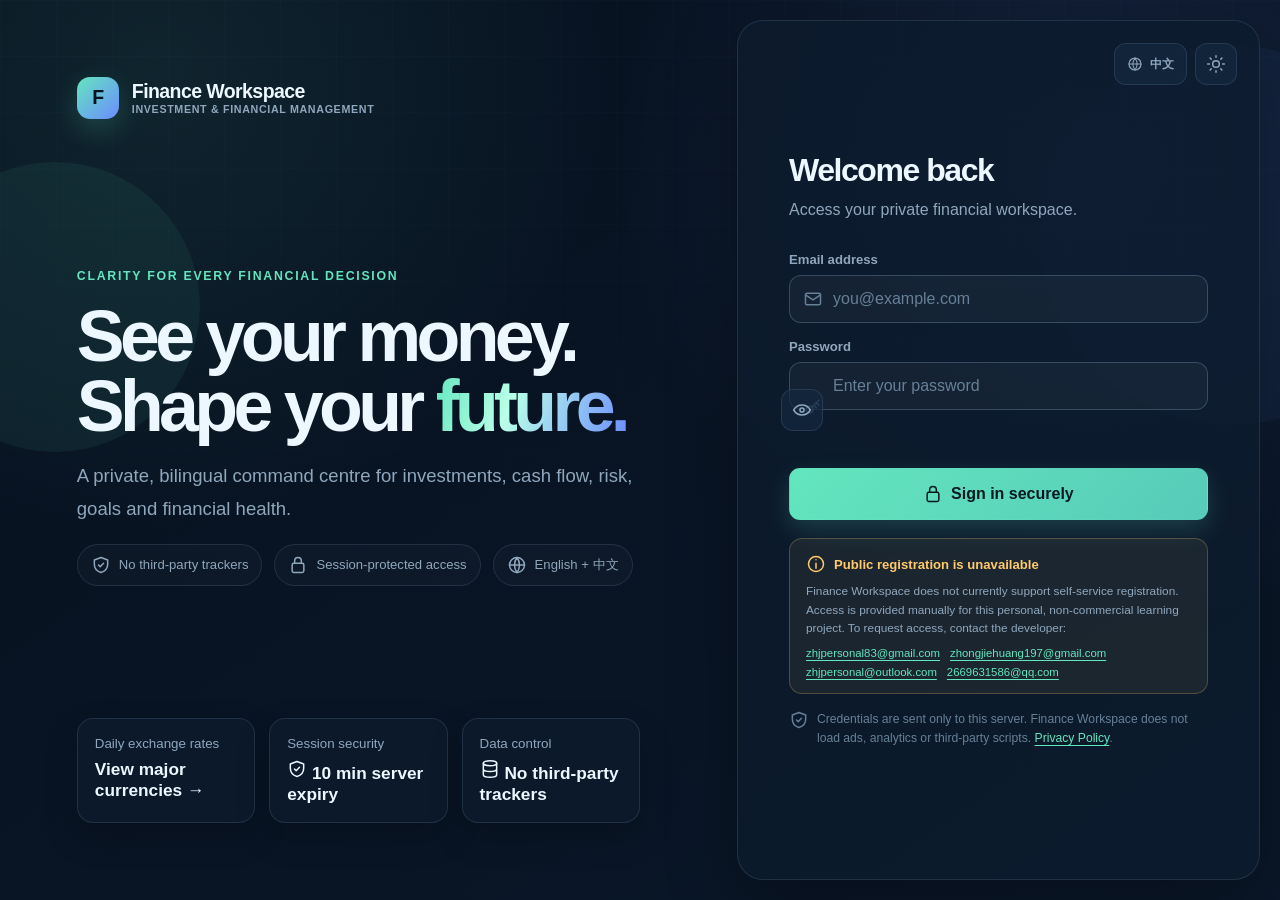
<file: src/main/JavaWeb/WebAPP/index.html>
<!doctype html>
<html lang="en" data-theme="dark">
<head>
  <meta charset="utf-8">
  <meta name="viewport" content="width=device-width, initial-scale=1, viewport-fit=cover">
  <meta name="theme-color" content="#07111f">
  <meta name="color-scheme" content="dark light">
  <meta name="description" content="Finance Workspace is a private, bilingual investment and financial management workspace.">
  <meta name="referrer" content="strict-origin-when-cross-origin">
  <meta http-equiv="Content-Security-Policy" content="default-src 'self'; script-src 'self'; style-src 'self' 'unsafe-inline'; img-src 'self' data:; connect-src 'self'; font-src 'self'; object-src 'none'; base-uri 'self'; form-action 'self'">
  <title>Finance Workspace — Investment & Financial Management</title>
  <link rel="icon" href="assets/icons/favicon.svg" type="image/svg+xml">
  <link rel="manifest" href="manifest.webmanifest">
  <link rel="stylesheet" href="assets/css/app.css">
  <script src="assets/js/app.js" defer></script>
</head>
<body>
  <a class="skip-link" href="#mainContent">Skip to content</a>
  <div id="ambient" aria-hidden="true">
    <span class="orb orb-one"></span><span class="orb orb-two"></span><span class="grid-glow"></span>
  </div>
  <div id="app" aria-live="polite"></div>
  <div id="toastRegion" class="toast-region" aria-live="assertive" aria-atomic="true"></div>
  <div id="modalRoot"></div>
  <noscript>
    <main class="noscript"><h1>Finance Workspace requires JavaScript</h1><p>Please enable JavaScript to use the financial dashboard.</p></main>
  </noscript>
</body>
</html>
</file>
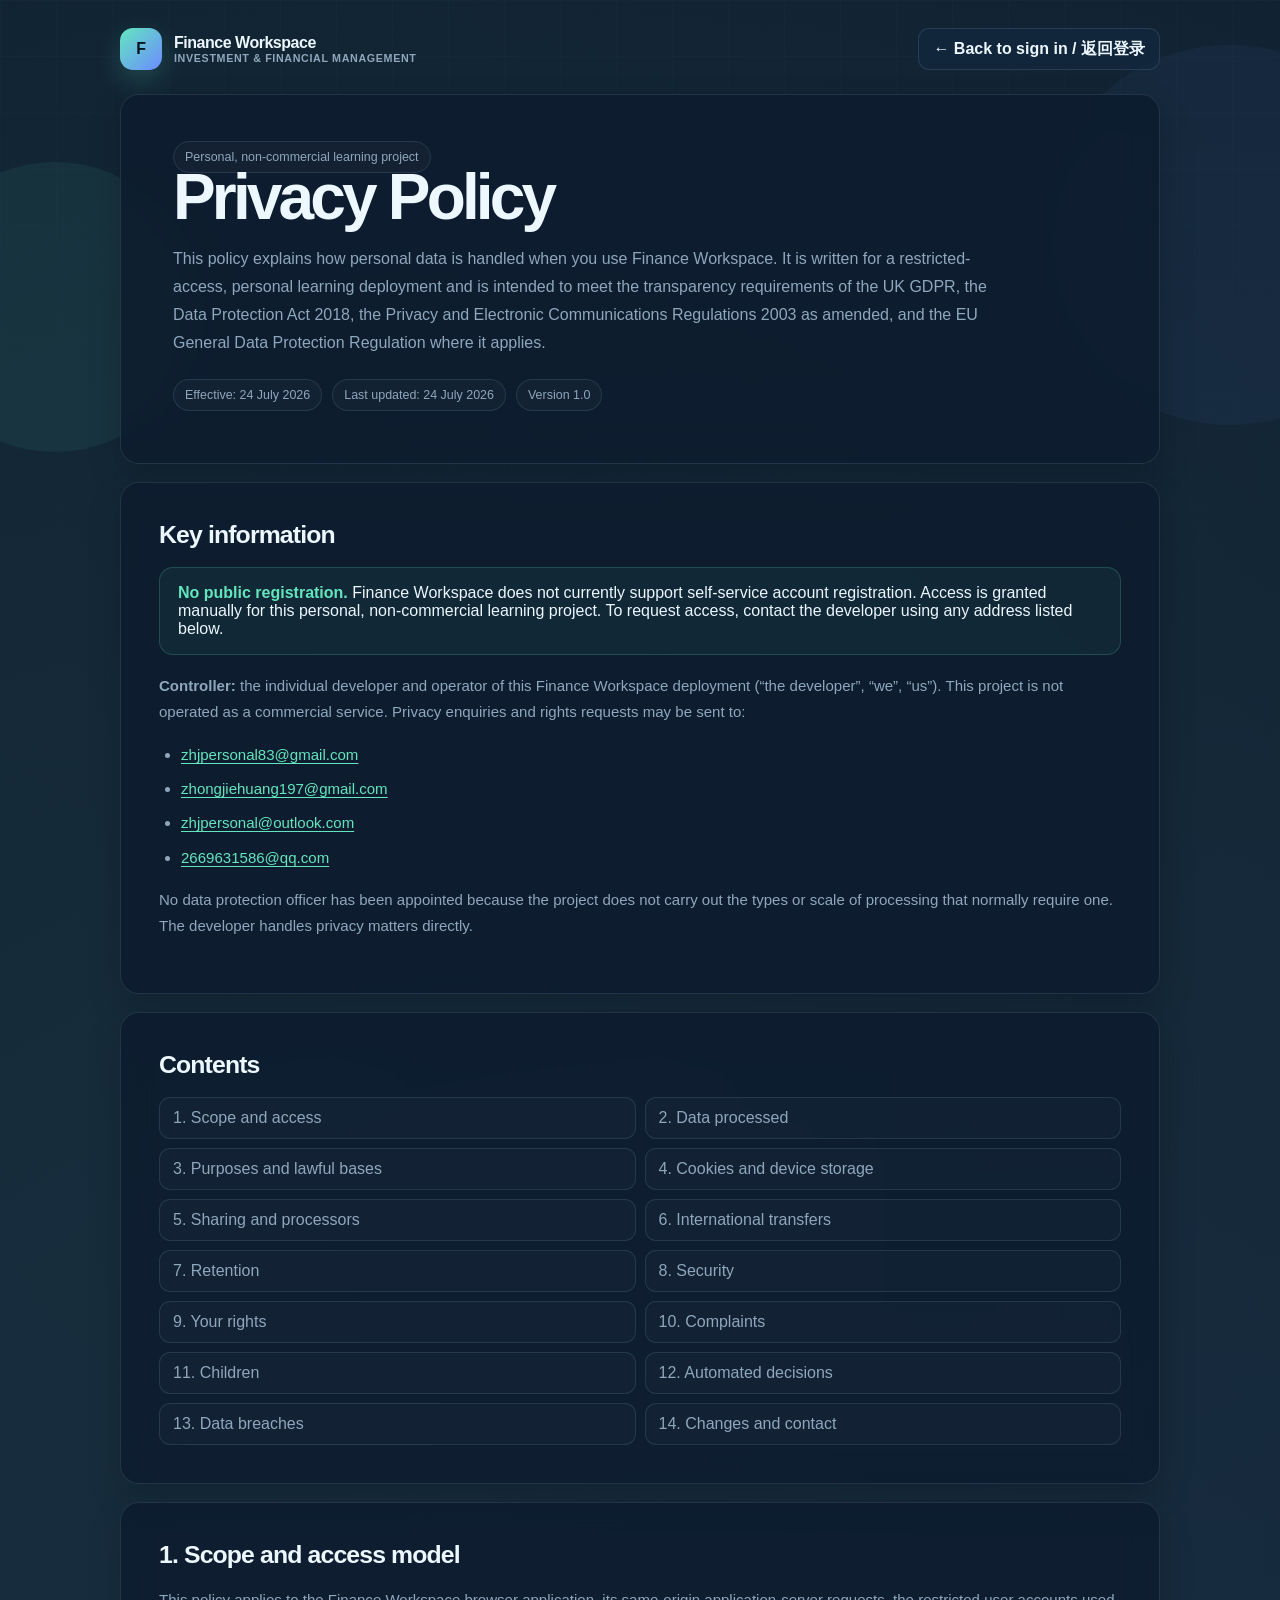
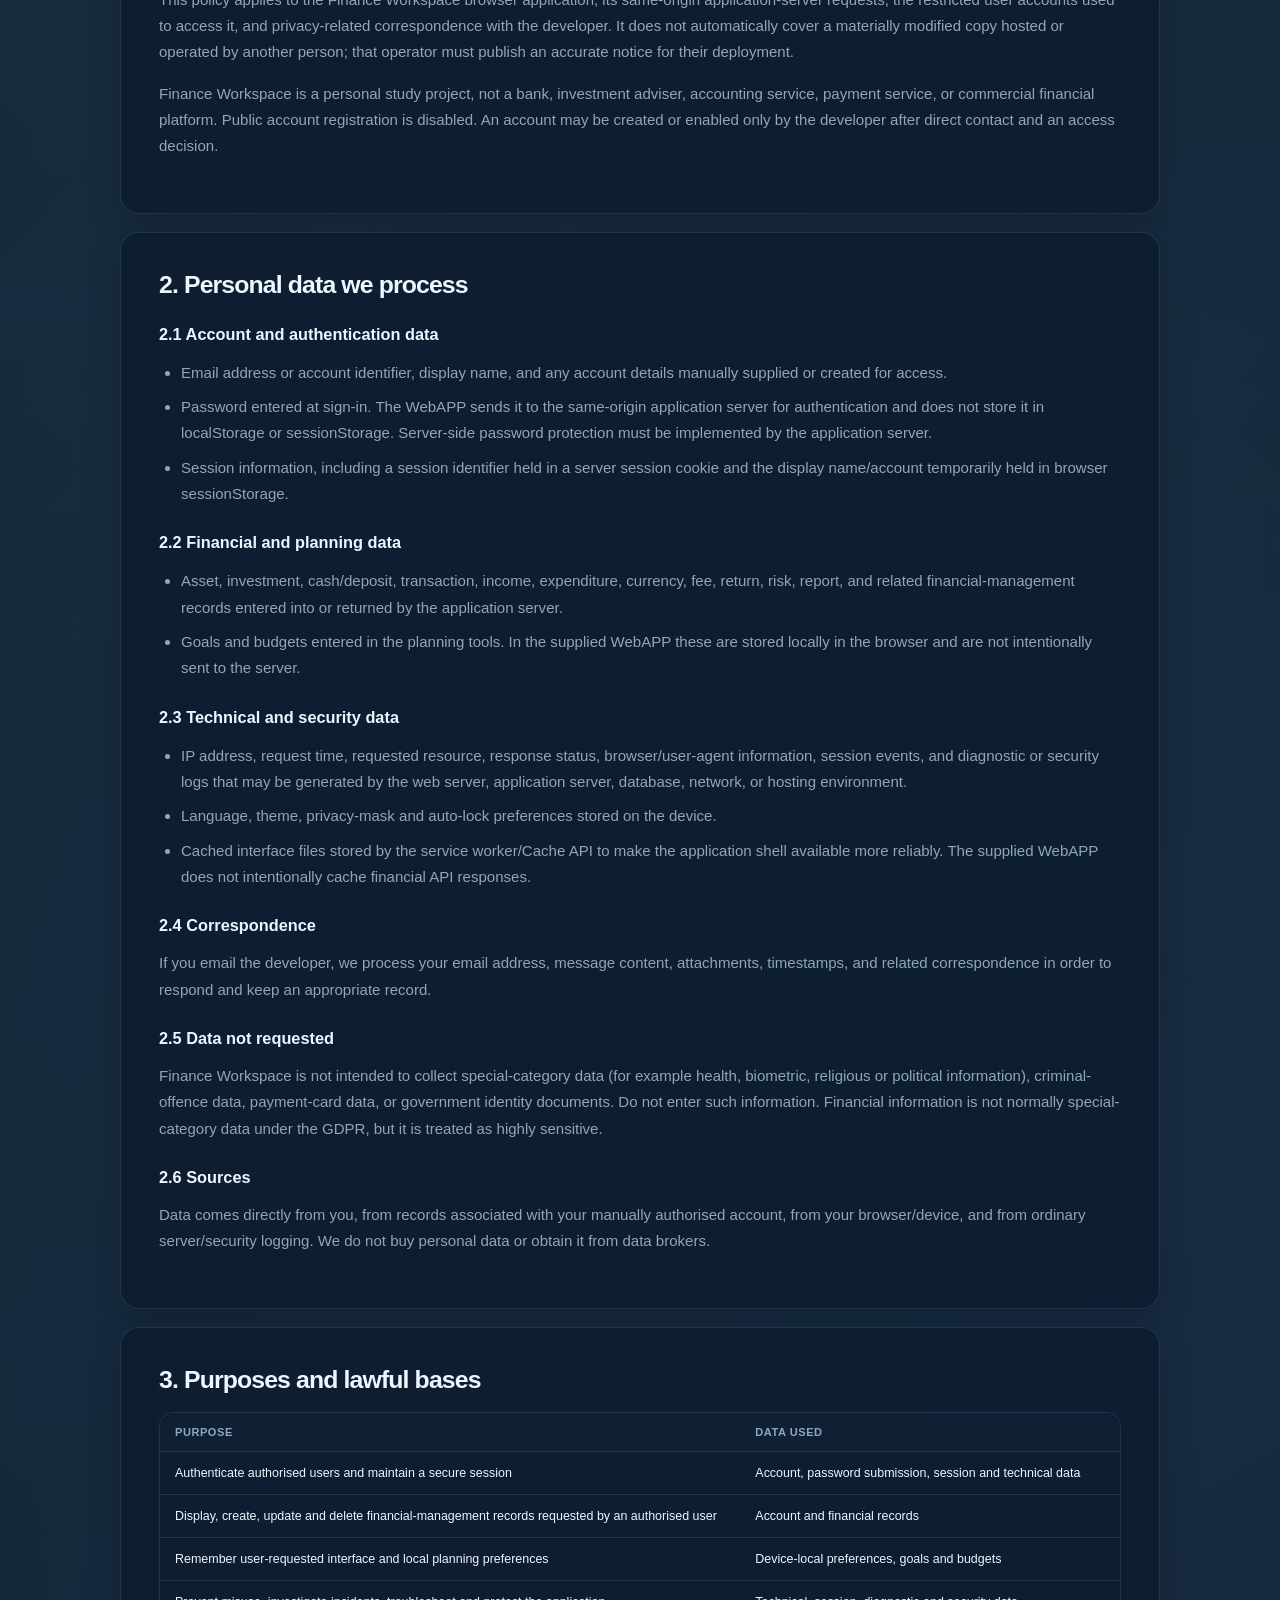
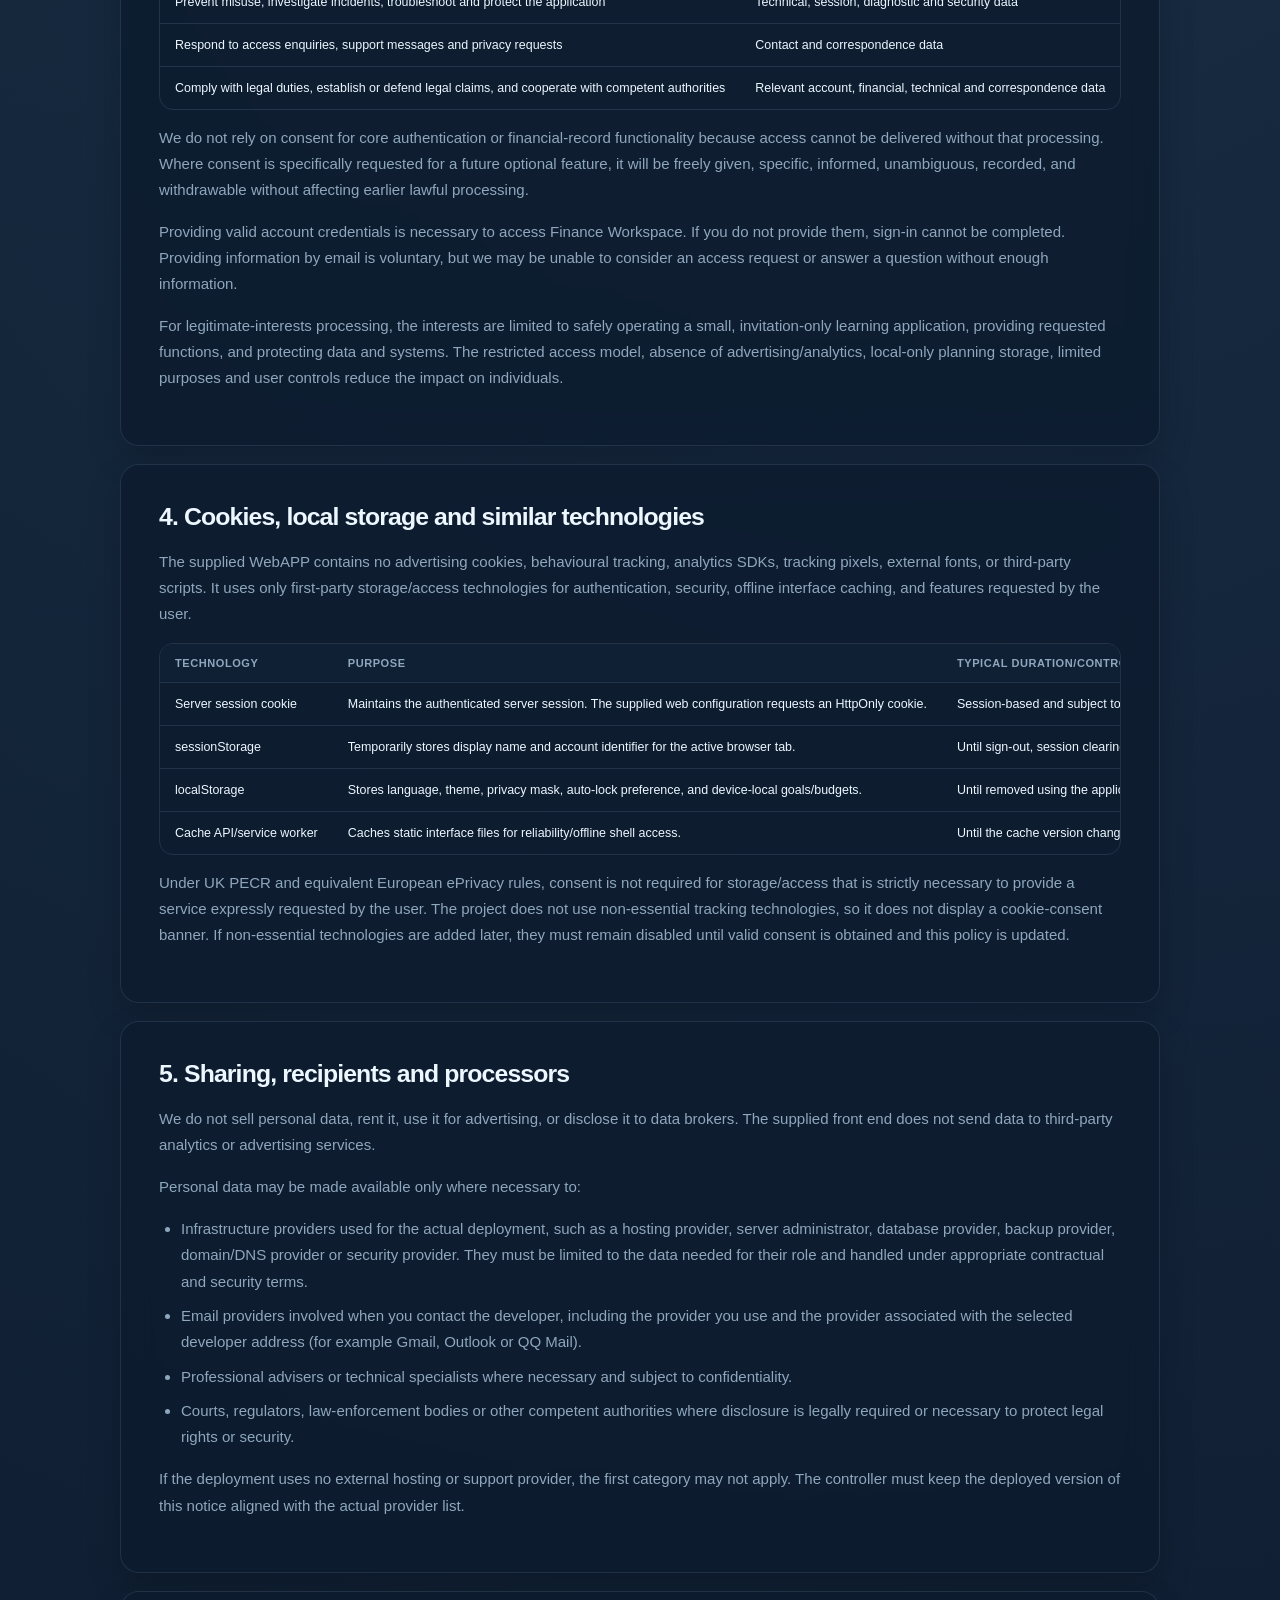
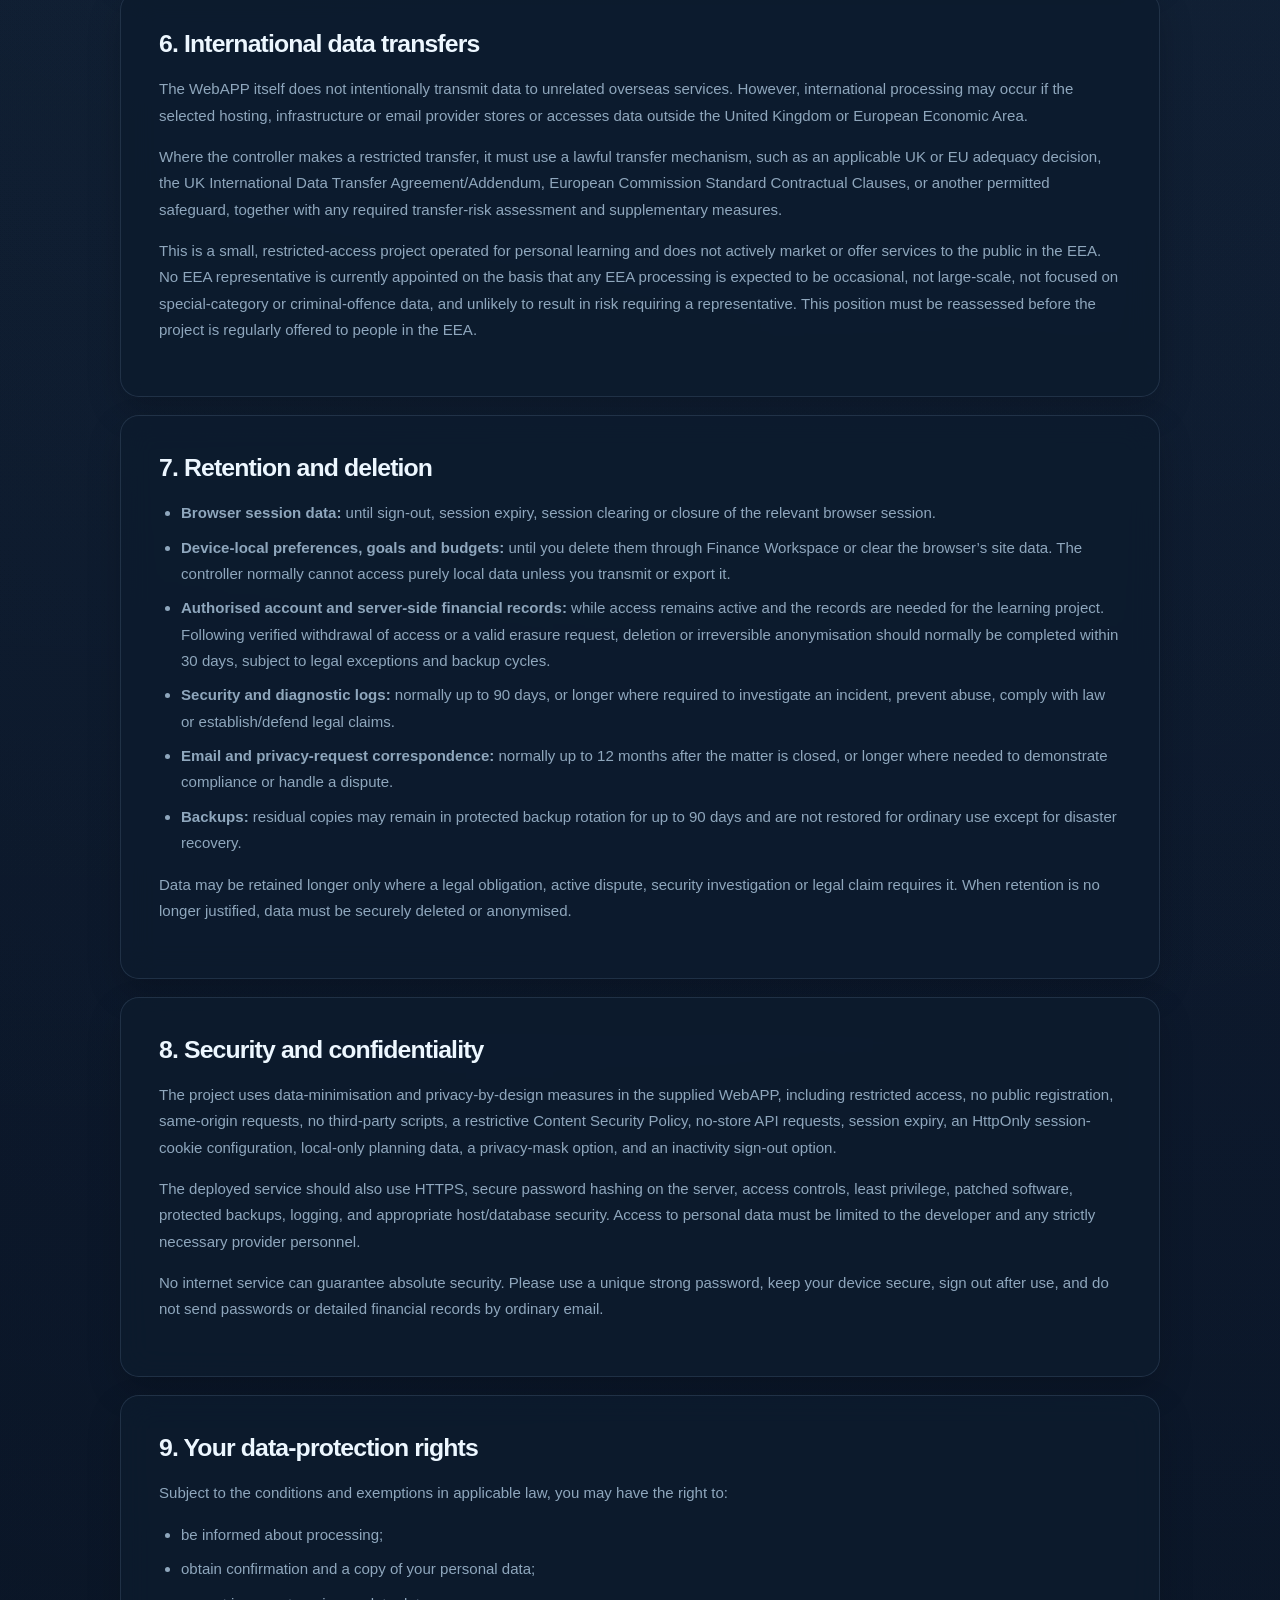
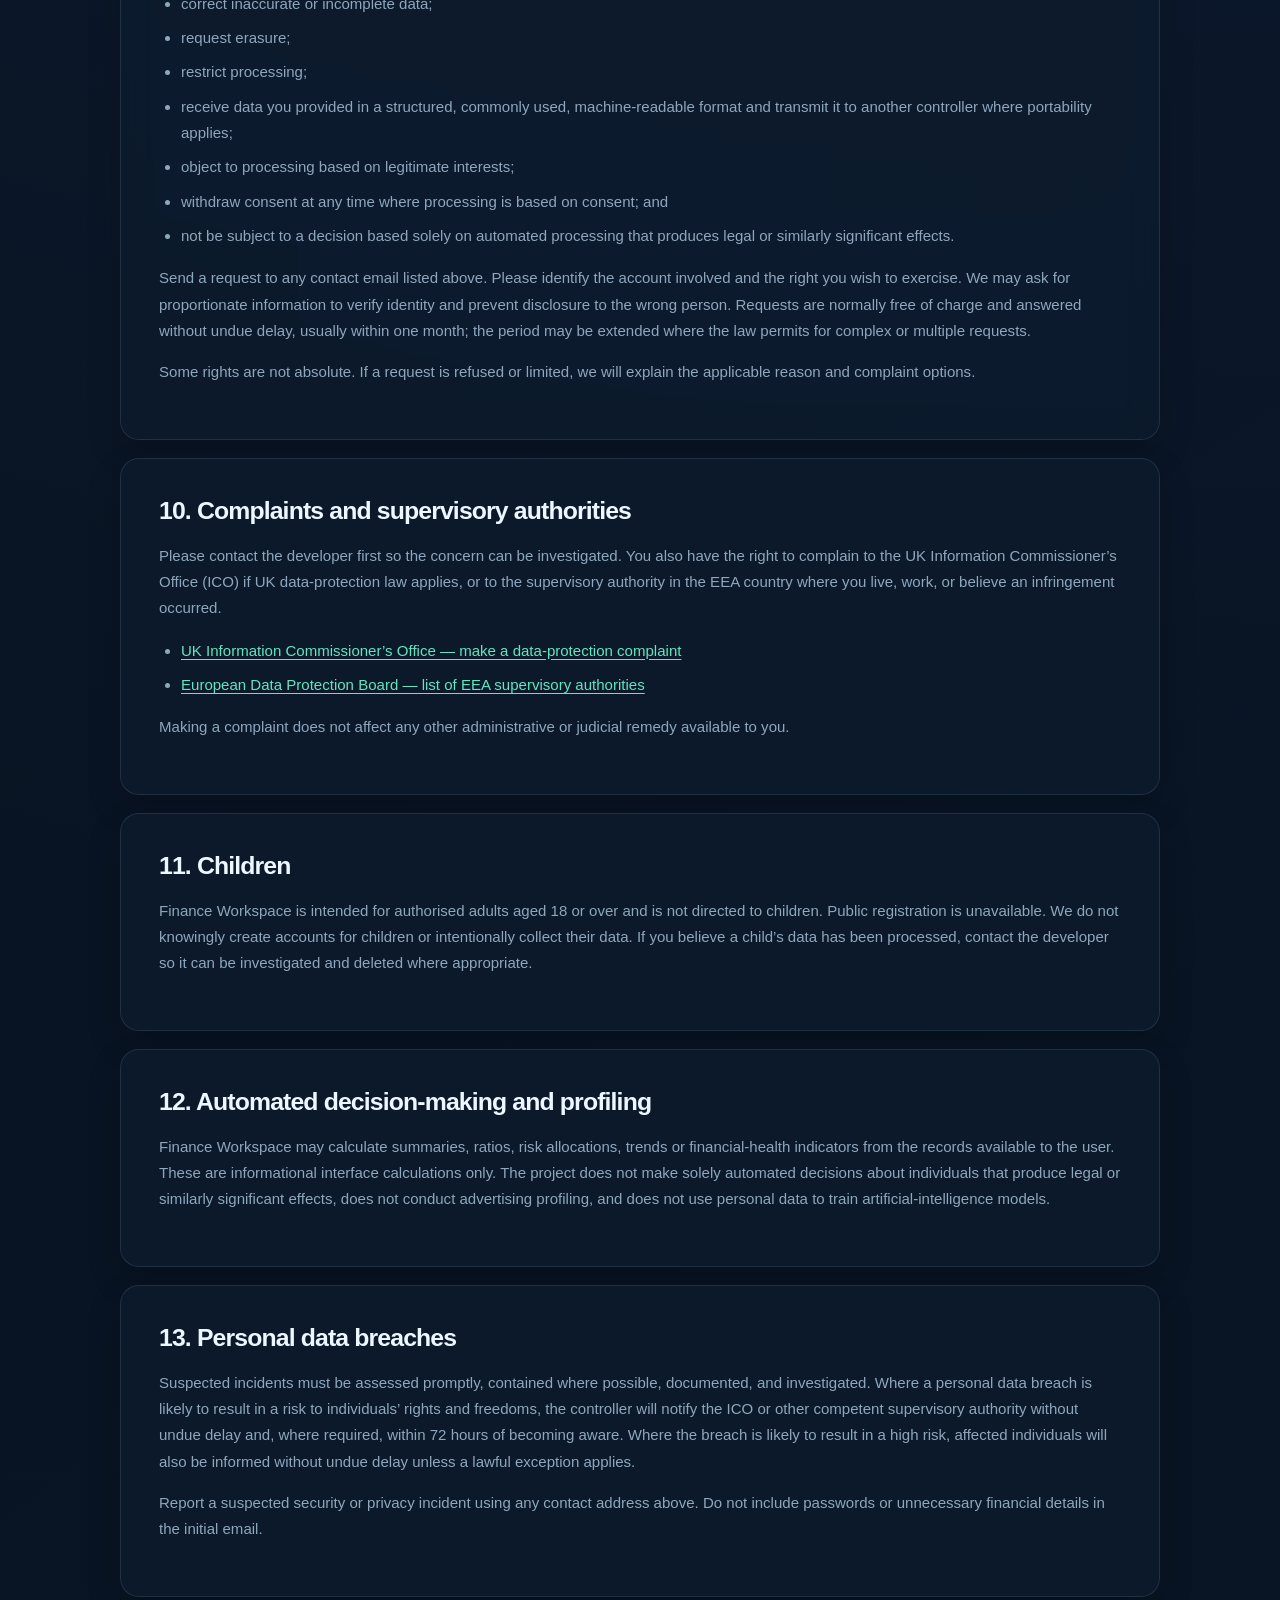
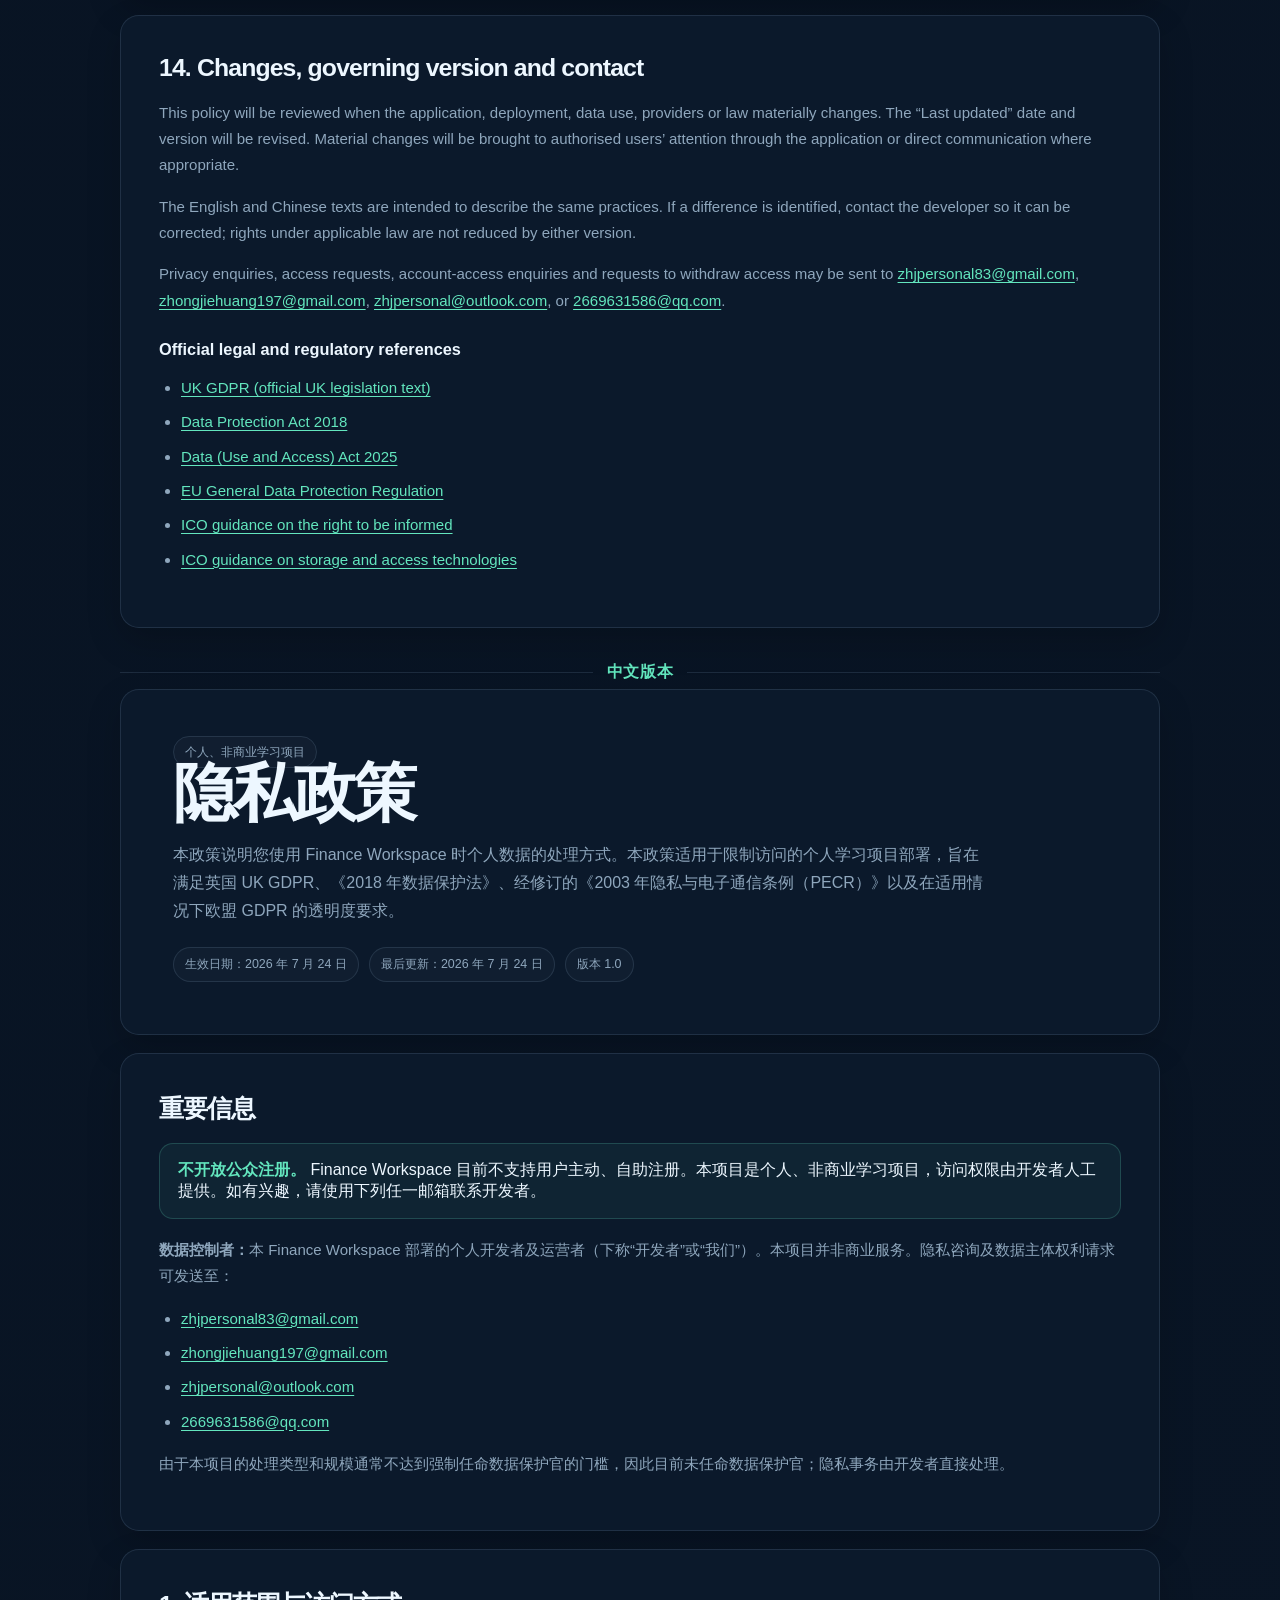
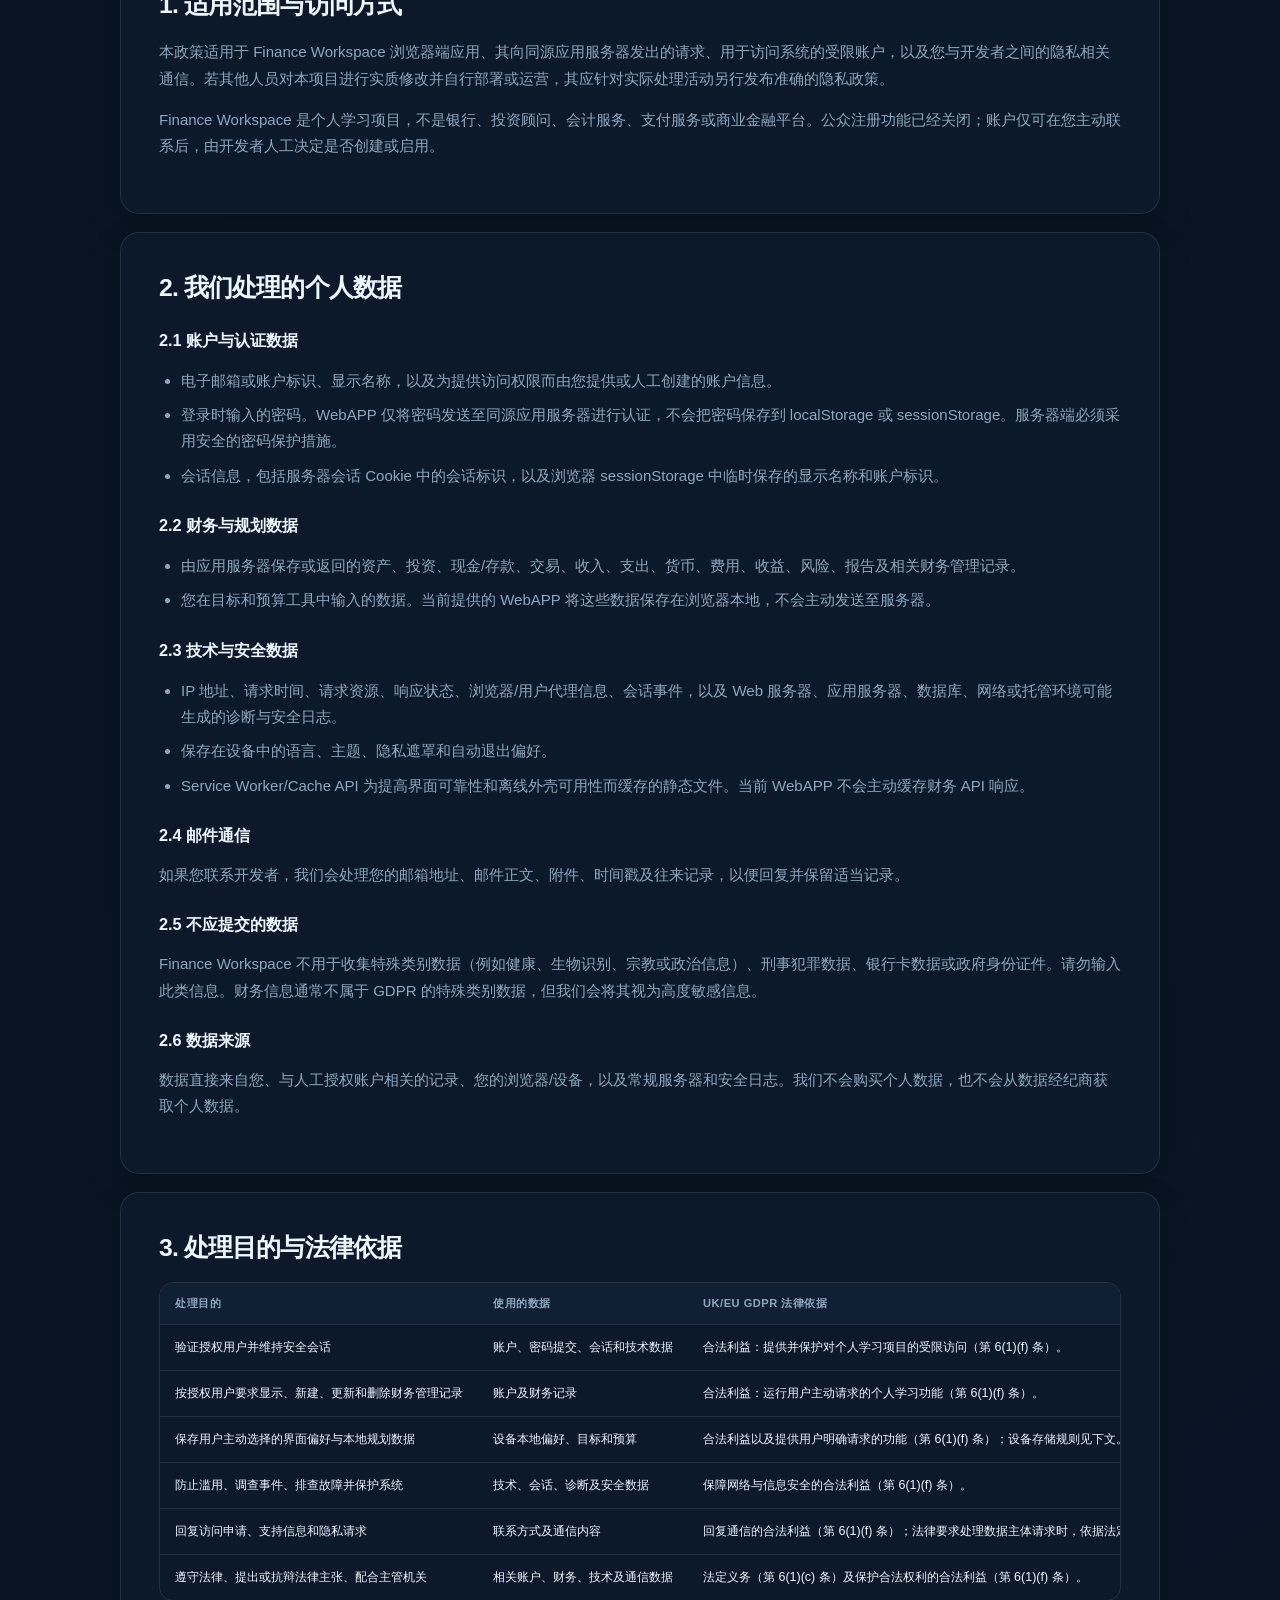
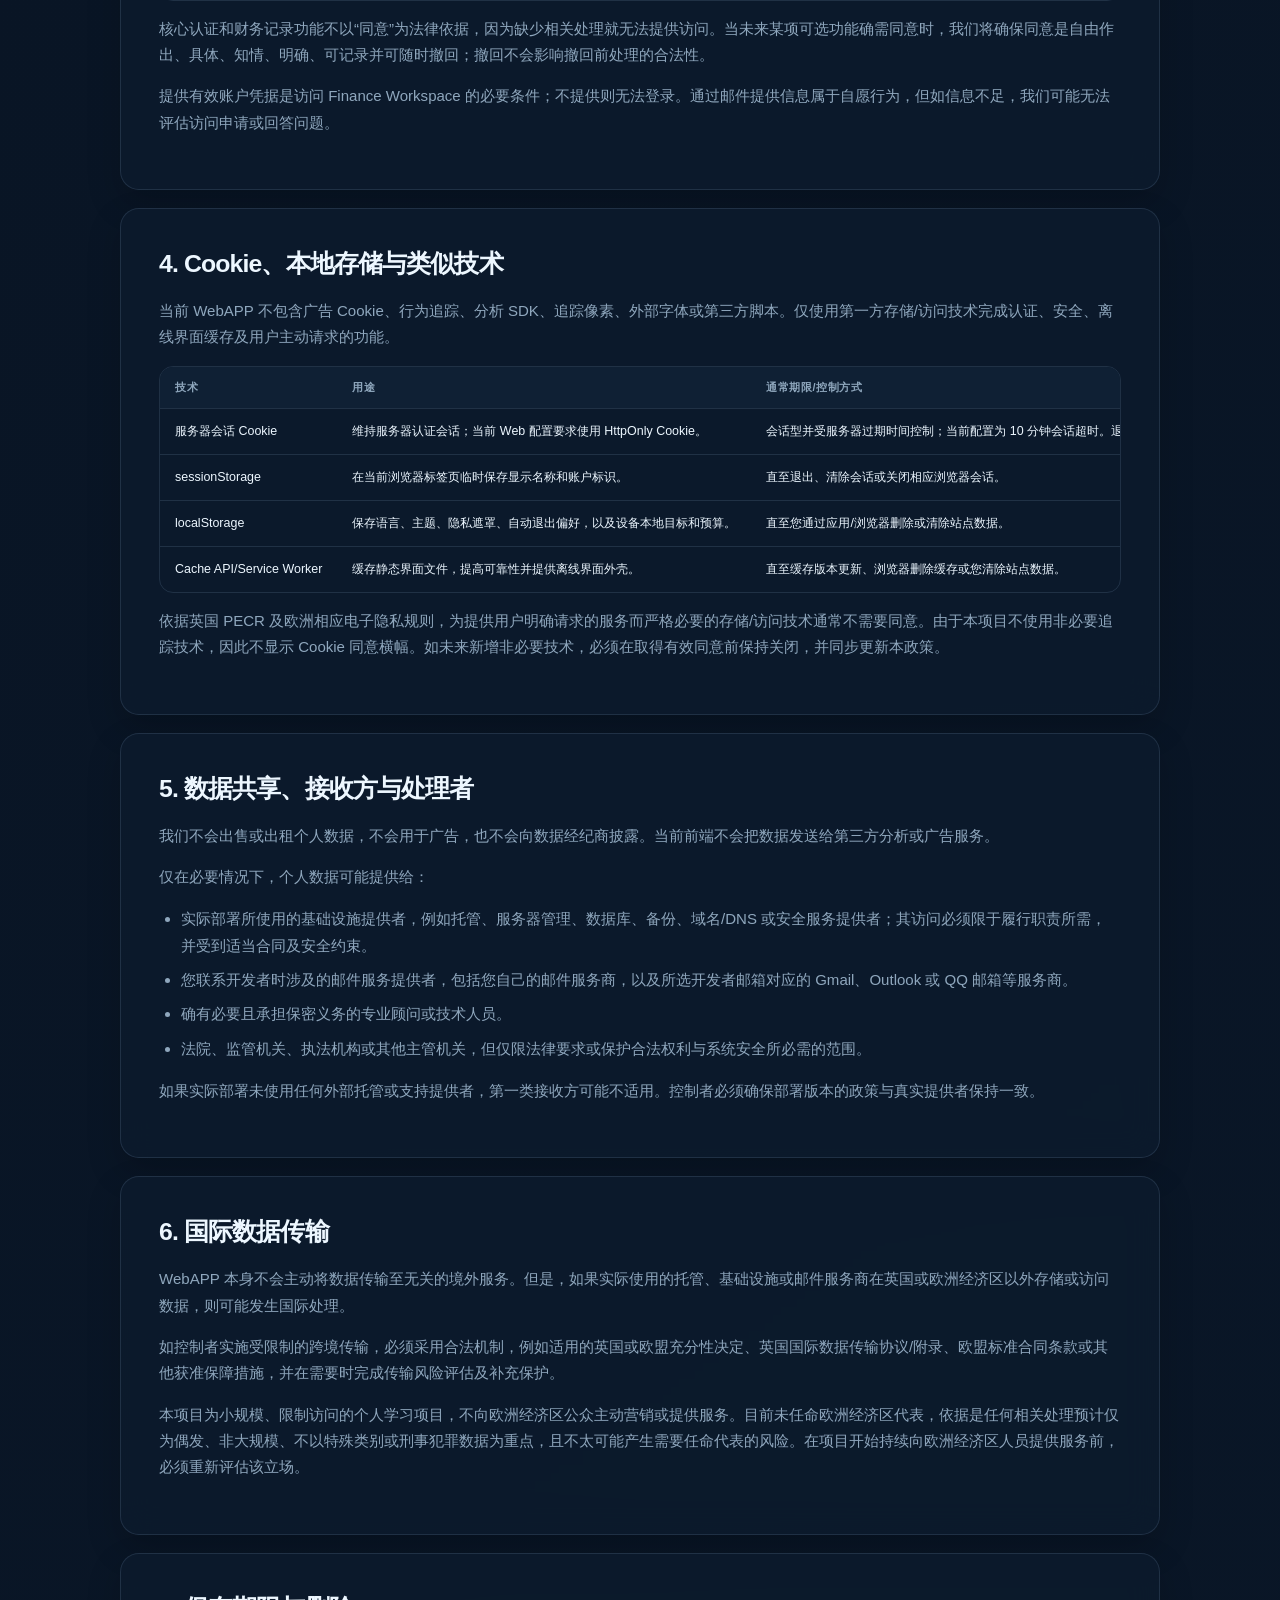
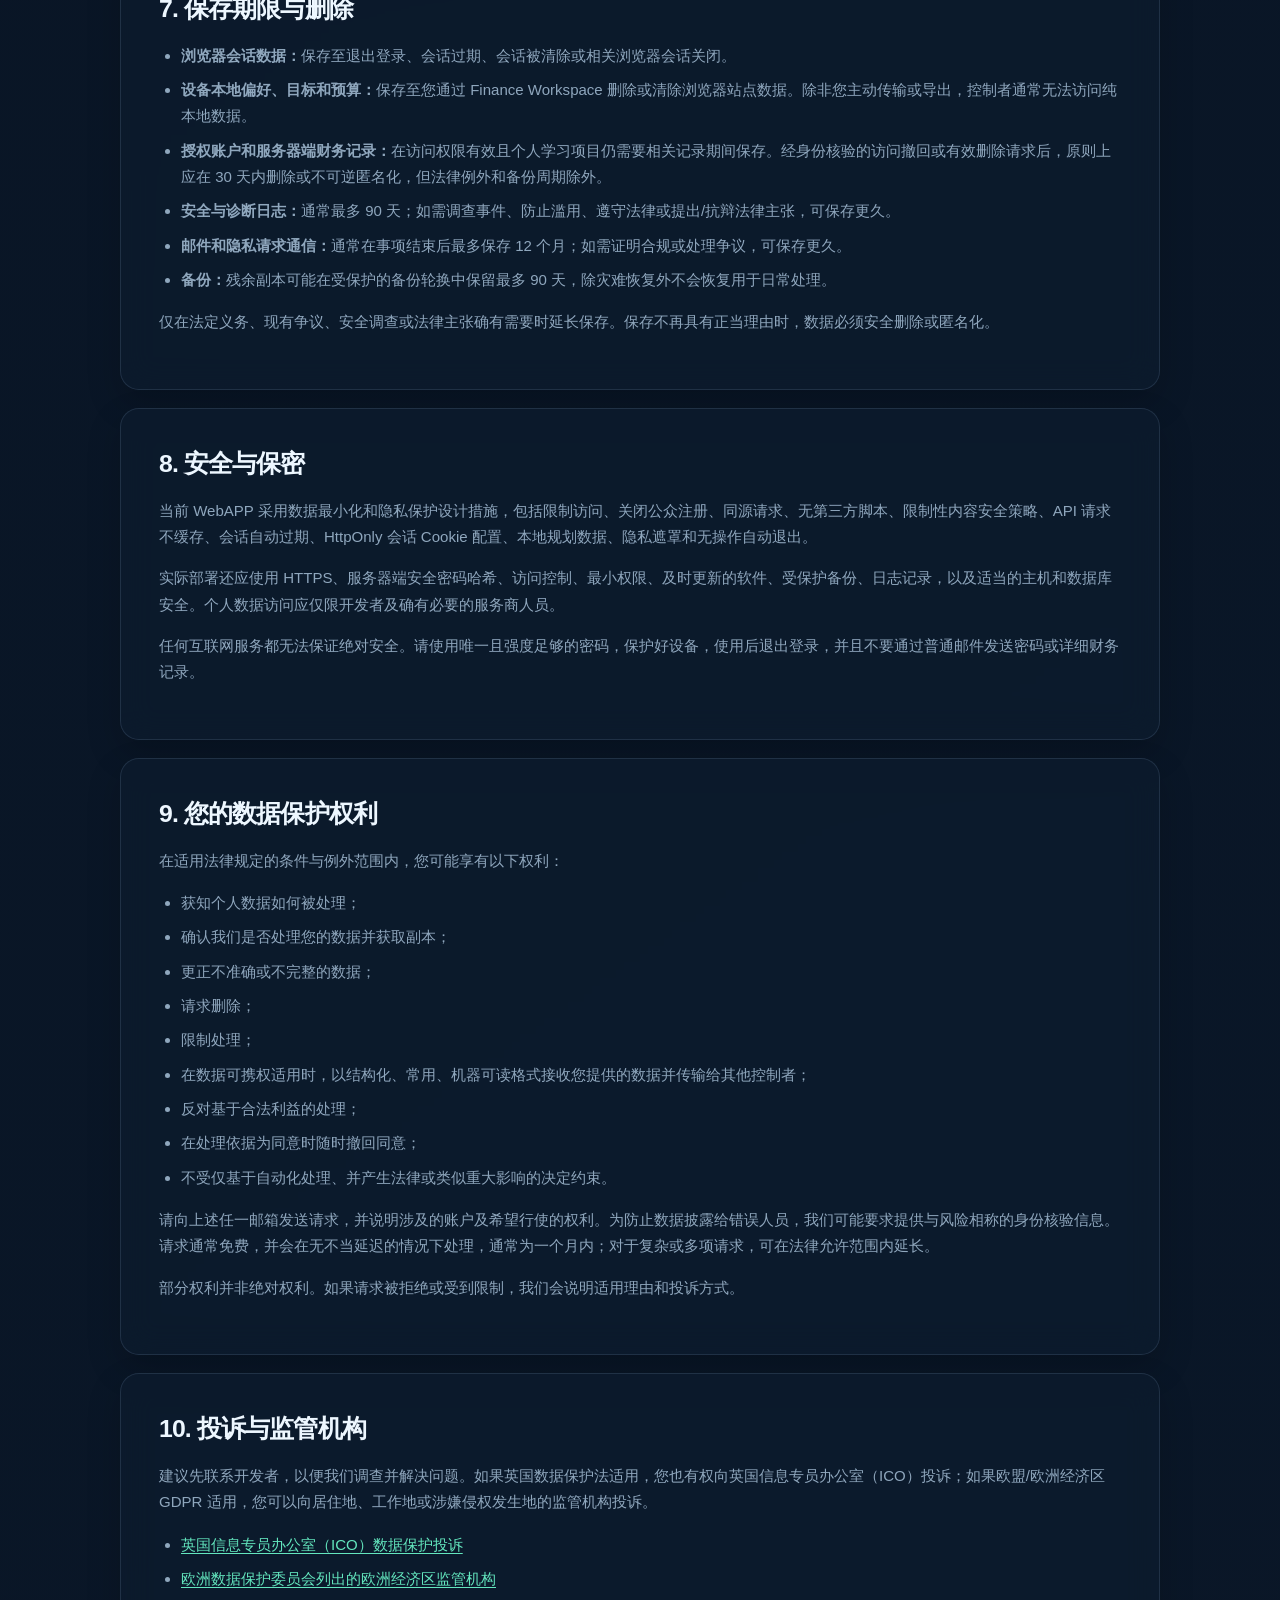
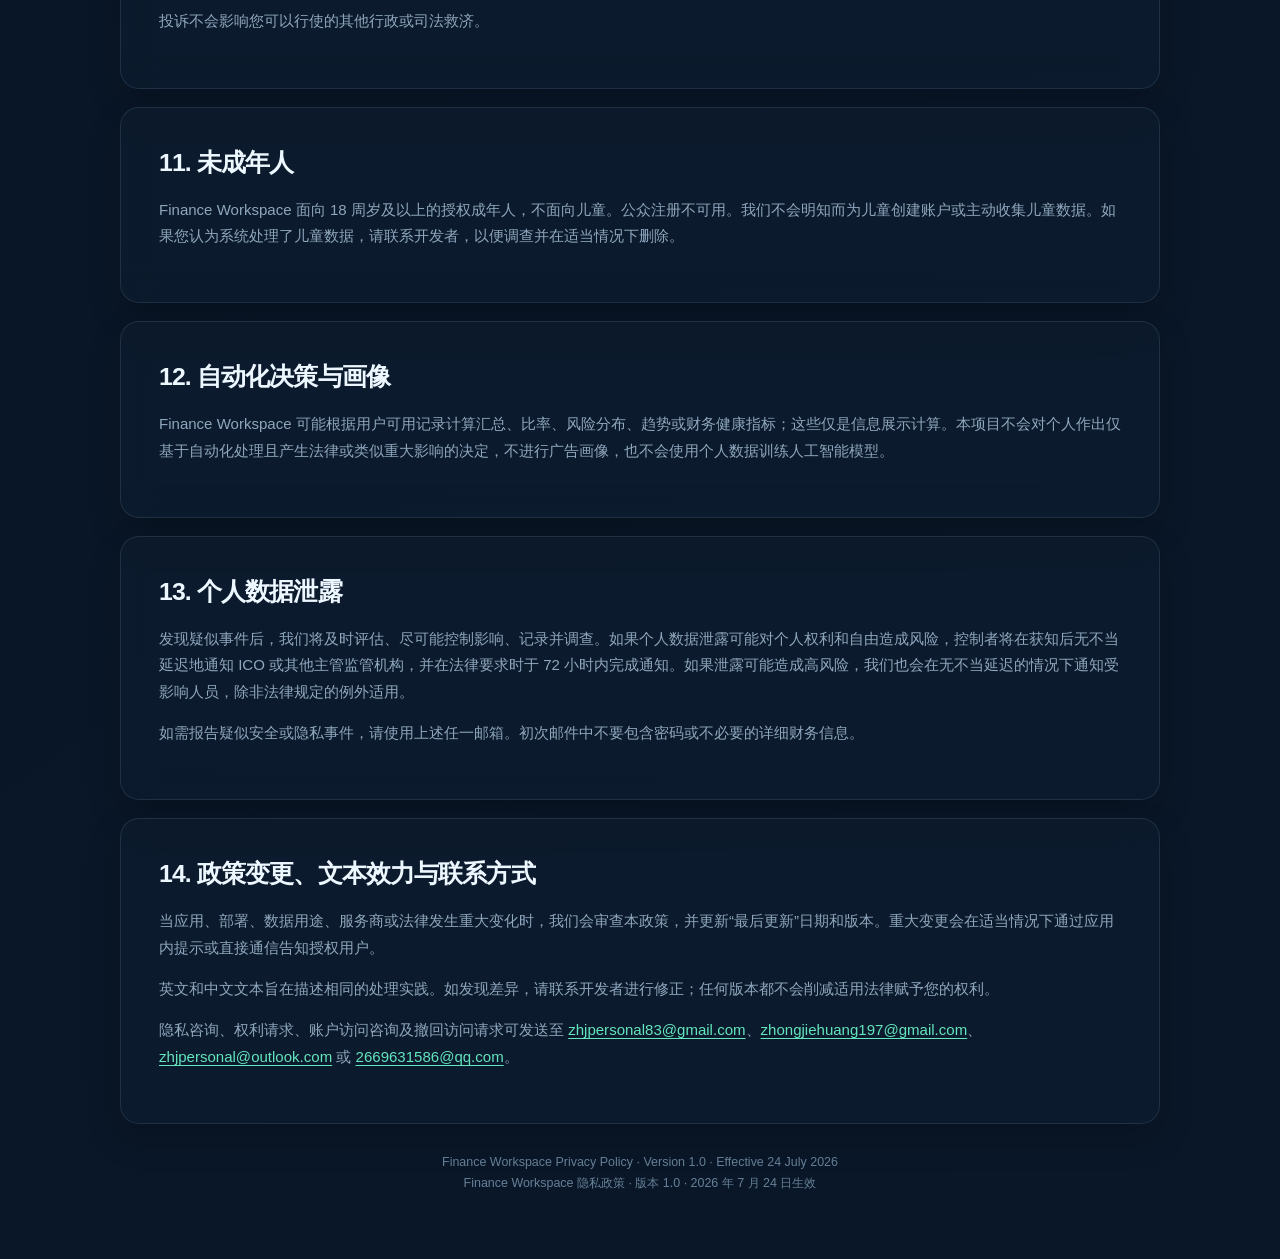
<file: src/main/JavaWeb/WebAPP/privacy-policy.html>
<!doctype html>
<html lang="en" data-theme="dark">
<head>
  <meta charset="utf-8">
  <meta name="viewport" content="width=device-width, initial-scale=1, viewport-fit=cover">
  <meta name="theme-color" content="#07111f">
  <meta name="color-scheme" content="dark light">
  <meta name="description" content="Finance Workspace Privacy Policy for the personal, non-commercial learning project.">
  <meta name="referrer" content="strict-origin-when-cross-origin">
  <meta http-equiv="Content-Security-Policy" content="default-src 'self'; style-src 'self' 'unsafe-inline'; img-src 'self' data:; object-src 'none'; base-uri 'self'; form-action 'none'">
  <title>Privacy Policy — Finance Workspace</title>
  <link rel="icon" href="assets/icons/favicon.svg" type="image/svg+xml">
  <link rel="stylesheet" href="assets/css/app.css">
  <style>
    .policy-shell{width:min(1040px,calc(100% - 32px));margin:0 auto;padding:28px 0 64px}
    .policy-top{display:flex;align-items:center;justify-content:space-between;gap:18px;margin-bottom:24px}
    .policy-brand{display:flex;align-items:center;gap:12px;font-weight:850;letter-spacing:-.03em}
    .policy-back{min-height:42px;padding:0 14px;border:1px solid var(--line);border-radius:11px;background:var(--panel-2);display:inline-flex;align-items:center;gap:8px;color:var(--text);font-weight:750}
    .policy-hero,.policy-card{border:1px solid var(--line);background:var(--panel);box-shadow:var(--shadow-soft);border-radius:var(--radius-lg);backdrop-filter:blur(16px)}
    .policy-hero{padding:clamp(26px,5vw,52px);margin-bottom:18px}
    .policy-hero h1{font-size:clamp(2rem,5vw,4.5rem);letter-spacing:-.06em;line-height:1;margin:0 0 16px}
    .policy-hero p{color:var(--muted);line-height:1.75;max-width:820px;margin:0}
    .policy-meta{display:flex;flex-wrap:wrap;gap:10px;margin-top:22px}
    .policy-meta span,.policy-tag{border:1px solid var(--line);border-radius:999px;padding:8px 11px;color:var(--muted);font-size:.78rem;background:rgba(255,255,255,.025)}
    .policy-card{padding:clamp(22px,4vw,38px);margin-top:18px}
    .policy-card h2{font-size:1.55rem;letter-spacing:-.035em;margin:0 0 18px}
    .policy-card h3{font-size:1.02rem;margin:26px 0 10px}
    .policy-card p,.policy-card li{color:var(--muted);line-height:1.75;font-size:.94rem}
    .policy-card ul{padding-left:22px}
    .policy-card li+li{margin-top:8px}
    .policy-card a{color:var(--brand);text-decoration:underline;text-underline-offset:3px;overflow-wrap:anywhere}
    .policy-callout{padding:16px 18px;border:1px solid rgba(99,230,190,.2);border-radius:14px;background:rgba(99,230,190,.055);margin:18px 0}
    .policy-callout strong{color:var(--brand)}
    .policy-table-wrap{overflow:auto;border:1px solid var(--line);border-radius:14px;margin:14px 0}
    .policy-table-wrap table{min-width:760px}
    .policy-table-wrap th{position:static}
    .policy-toc{display:grid;grid-template-columns:repeat(2,minmax(0,1fr));gap:9px}
    .policy-toc a{display:block;border:1px solid var(--line);border-radius:11px;padding:11px 13px;text-decoration:none;color:var(--muted);background:rgba(255,255,255,.02)}
    .policy-toc a:hover{color:var(--text);border-color:var(--line-strong)}
    .language-divider{display:flex;align-items:center;gap:14px;margin:34px 0 6px;color:var(--brand);font-weight:850;letter-spacing:.04em;text-transform:uppercase}
    .language-divider:before,.language-divider:after{content:"";height:1px;background:var(--line);flex:1}
    .policy-footer{text-align:center;color:var(--faint);font-size:.78rem;line-height:1.7;padding:28px 0 0}
    @media(max-width:680px){.policy-shell{width:min(100% - 20px,1040px);padding-top:14px}.policy-top{align-items:flex-start}.policy-toc{grid-template-columns:1fr}.policy-card{padding:21px}.policy-back{font-size:.78rem}}
  </style>
</head>
<body>
  <a class="skip-link" href="#policyContent">Skip to policy</a>
  <div id="ambient" aria-hidden="true"><span class="orb orb-one"></span><span class="orb orb-two"></span><span class="grid-glow"></span></div>
  <main class="policy-shell" id="policyContent">
    <div class="policy-top">
      <div class="policy-brand"><span class="brand-mark">F</span><span>Finance Workspace<small style="display:block;color:var(--muted);font-size:.67rem;letter-spacing:.06em;text-transform:uppercase">Investment &amp; Financial Management</small></span></div>
      <a class="policy-back" href="./">← Back to sign in / 返回登录</a>
    </div>

    <section class="policy-hero">
      <span class="policy-tag">Personal, non-commercial learning project</span>
      <h1>Privacy Policy</h1>
      <p>This policy explains how personal data is handled when you use Finance Workspace. It is written for a restricted-access, personal learning deployment and is intended to meet the transparency requirements of the UK GDPR, the Data Protection Act 2018, the Privacy and Electronic Communications Regulations 2003 as amended, and the EU General Data Protection Regulation where it applies.</p>
      <div class="policy-meta"><span>Effective: 24 July 2026</span><span>Last updated: 24 July 2026</span><span>Version 1.0</span></div>
    </section>

    <section class="policy-card" aria-labelledby="summary-en">
      <h2 id="summary-en">Key information</h2>
      <div class="policy-callout"><strong>No public registration.</strong> Finance Workspace does not currently support self-service account registration. Access is granted manually for this personal, non-commercial learning project. To request access, contact the developer using any address listed below.</div>
      <p><strong>Controller:</strong> the individual developer and operator of this Finance Workspace deployment (“the developer”, “we”, “us”). This project is not operated as a commercial service. Privacy enquiries and rights requests may be sent to:</p>
      <ul>
        <li><a href="mailto:zhjpersonal83@gmail.com">zhjpersonal83@gmail.com</a></li>
        <li><a href="mailto:zhongjiehuang197@gmail.com">zhongjiehuang197@gmail.com</a></li>
        <li><a href="mailto:zhjpersonal@outlook.com">zhjpersonal@outlook.com</a></li>
        <li><a href="mailto:2669631586@qq.com">2669631586@qq.com</a></li>
      </ul>
      <p>No data protection officer has been appointed because the project does not carry out the types or scale of processing that normally require one. The developer handles privacy matters directly.</p>
    </section>

    <section class="policy-card" aria-labelledby="contents-en">
      <h2 id="contents-en">Contents</h2>
      <nav class="policy-toc" aria-label="Privacy policy contents">
        <a href="#scope-en">1. Scope and access</a><a href="#data-en">2. Data processed</a>
        <a href="#purposes-en">3. Purposes and lawful bases</a><a href="#storage-en">4. Cookies and device storage</a>
        <a href="#sharing-en">5. Sharing and processors</a><a href="#transfers-en">6. International transfers</a>
        <a href="#retention-en">7. Retention</a><a href="#security-en">8. Security</a>
        <a href="#rights-en">9. Your rights</a><a href="#complaints-en">10. Complaints</a>
        <a href="#children-en">11. Children</a><a href="#automation-en">12. Automated decisions</a>
        <a href="#breaches-en">13. Data breaches</a><a href="#changes-en">14. Changes and contact</a>
      </nav>
    </section>

    <section class="policy-card" id="scope-en">
      <h2>1. Scope and access model</h2>
      <p>This policy applies to the Finance Workspace browser application, its same-origin application-server requests, the restricted user accounts used to access it, and privacy-related correspondence with the developer. It does not automatically cover a materially modified copy hosted or operated by another person; that operator must publish an accurate notice for their deployment.</p>
      <p>Finance Workspace is a personal study project, not a bank, investment adviser, accounting service, payment service, or commercial financial platform. Public account registration is disabled. An account may be created or enabled only by the developer after direct contact and an access decision.</p>
    </section>

    <section class="policy-card" id="data-en">
      <h2>2. Personal data we process</h2>
      <h3>2.1 Account and authentication data</h3>
      <ul>
        <li>Email address or account identifier, display name, and any account details manually supplied or created for access.</li>
        <li>Password entered at sign-in. The WebAPP sends it to the same-origin application server for authentication and does not store it in localStorage or sessionStorage. Server-side password protection must be implemented by the application server.</li>
        <li>Session information, including a session identifier held in a server session cookie and the display name/account temporarily held in browser sessionStorage.</li>
      </ul>
      <h3>2.2 Financial and planning data</h3>
      <ul>
        <li>Asset, investment, cash/deposit, transaction, income, expenditure, currency, fee, return, risk, report, and related financial-management records entered into or returned by the application server.</li>
        <li>Goals and budgets entered in the planning tools. In the supplied WebAPP these are stored locally in the browser and are not intentionally sent to the server.</li>
      </ul>
      <h3>2.3 Technical and security data</h3>
      <ul>
        <li>IP address, request time, requested resource, response status, browser/user-agent information, session events, and diagnostic or security logs that may be generated by the web server, application server, database, network, or hosting environment.</li>
        <li>Language, theme, privacy-mask and auto-lock preferences stored on the device.</li>
        <li>Cached interface files stored by the service worker/Cache API to make the application shell available more reliably. The supplied WebAPP does not intentionally cache financial API responses.</li>
      </ul>
      <h3>2.4 Correspondence</h3>
      <p>If you email the developer, we process your email address, message content, attachments, timestamps, and related correspondence in order to respond and keep an appropriate record.</p>
      <h3>2.5 Data not requested</h3>
      <p>Finance Workspace is not intended to collect special-category data (for example health, biometric, religious or political information), criminal-offence data, payment-card data, or government identity documents. Do not enter such information. Financial information is not normally special-category data under the GDPR, but it is treated as highly sensitive.</p>
      <h3>2.6 Sources</h3>
      <p>Data comes directly from you, from records associated with your manually authorised account, from your browser/device, and from ordinary server/security logging. We do not buy personal data or obtain it from data brokers.</p>
    </section>

    <section class="policy-card" id="purposes-en">
      <h2>3. Purposes and lawful bases</h2>
      <div class="policy-table-wrap"><table>
        <thead><tr><th>Purpose</th><th>Data used</th><th>UK/EU GDPR lawful basis</th></tr></thead>
        <tbody>
          <tr><td>Authenticate authorised users and maintain a secure session</td><td>Account, password submission, session and technical data</td><td>Legitimate interests: providing and securing restricted access to the learning project (Article 6(1)(f)).</td></tr>
          <tr><td>Display, create, update and delete financial-management records requested by an authorised user</td><td>Account and financial records</td><td>Legitimate interests: operating the requested personal learning functionality (Article 6(1)(f)).</td></tr>
          <tr><td>Remember user-requested interface and local planning preferences</td><td>Device-local preferences, goals and budgets</td><td>Legitimate interests and performance of functionality expressly requested by the user (Article 6(1)(f)); storage/access rules are addressed below.</td></tr>
          <tr><td>Prevent misuse, investigate incidents, troubleshoot and protect the application</td><td>Technical, session, diagnostic and security data</td><td>Legitimate interests in network and information security (Article 6(1)(f)).</td></tr>
          <tr><td>Respond to access enquiries, support messages and privacy requests</td><td>Contact and correspondence data</td><td>Legitimate interests in responding to communications (Article 6(1)(f)) and legal obligation where data-protection law requires a response (Article 6(1)(c)).</td></tr>
          <tr><td>Comply with legal duties, establish or defend legal claims, and cooperate with competent authorities</td><td>Relevant account, financial, technical and correspondence data</td><td>Legal obligation (Article 6(1)(c)) and legitimate interests in legal protection (Article 6(1)(f)).</td></tr>
        </tbody>
      </table></div>
      <p>We do not rely on consent for core authentication or financial-record functionality because access cannot be delivered without that processing. Where consent is specifically requested for a future optional feature, it will be freely given, specific, informed, unambiguous, recorded, and withdrawable without affecting earlier lawful processing.</p>
      <p>Providing valid account credentials is necessary to access Finance Workspace. If you do not provide them, sign-in cannot be completed. Providing information by email is voluntary, but we may be unable to consider an access request or answer a question without enough information.</p>
      <p>For legitimate-interests processing, the interests are limited to safely operating a small, invitation-only learning application, providing requested functions, and protecting data and systems. The restricted access model, absence of advertising/analytics, local-only planning storage, limited purposes and user controls reduce the impact on individuals.</p>
    </section>

    <section class="policy-card" id="storage-en">
      <h2>4. Cookies, local storage and similar technologies</h2>
      <p>The supplied WebAPP contains no advertising cookies, behavioural tracking, analytics SDKs, tracking pixels, external fonts, or third-party scripts. It uses only first-party storage/access technologies for authentication, security, offline interface caching, and features requested by the user.</p>
      <div class="policy-table-wrap"><table>
        <thead><tr><th>Technology</th><th>Purpose</th><th>Typical duration/control</th></tr></thead>
        <tbody>
          <tr><td>Server session cookie</td><td>Maintains the authenticated server session. The supplied web configuration requests an HttpOnly cookie.</td><td>Session-based and subject to server expiry; the supplied configuration uses a 10-minute session timeout. Sign-out also ends the application session.</td></tr>
          <tr><td>sessionStorage</td><td>Temporarily stores display name and account identifier for the active browser tab.</td><td>Until sign-out, session clearing, or the browser tab/session is closed.</td></tr>
          <tr><td>localStorage</td><td>Stores language, theme, privacy mask, auto-lock preference, and device-local goals/budgets.</td><td>Until removed using the application/browser controls or the site data is cleared.</td></tr>
          <tr><td>Cache API/service worker</td><td>Caches static interface files for reliability/offline shell access.</td><td>Until the cache version changes, the browser removes it, or site data is cleared.</td></tr>
        </tbody>
      </table></div>
      <p>Under UK PECR and equivalent European ePrivacy rules, consent is not required for storage/access that is strictly necessary to provide a service expressly requested by the user. The project does not use non-essential tracking technologies, so it does not display a cookie-consent banner. If non-essential technologies are added later, they must remain disabled until valid consent is obtained and this policy is updated.</p>
    </section>

    <section class="policy-card" id="sharing-en">
      <h2>5. Sharing, recipients and processors</h2>
      <p>We do not sell personal data, rent it, use it for advertising, or disclose it to data brokers. The supplied front end does not send data to third-party analytics or advertising services.</p>
      <p>Personal data may be made available only where necessary to:</p>
      <ul>
        <li>Infrastructure providers used for the actual deployment, such as a hosting provider, server administrator, database provider, backup provider, domain/DNS provider or security provider. They must be limited to the data needed for their role and handled under appropriate contractual and security terms.</li>
        <li>Email providers involved when you contact the developer, including the provider you use and the provider associated with the selected developer address (for example Gmail, Outlook or QQ Mail).</li>
        <li>Professional advisers or technical specialists where necessary and subject to confidentiality.</li>
        <li>Courts, regulators, law-enforcement bodies or other competent authorities where disclosure is legally required or necessary to protect legal rights or security.</li>
      </ul>
      <p>If the deployment uses no external hosting or support provider, the first category may not apply. The controller must keep the deployed version of this notice aligned with the actual provider list.</p>
    </section>

    <section class="policy-card" id="transfers-en">
      <h2>6. International data transfers</h2>
      <p>The WebAPP itself does not intentionally transmit data to unrelated overseas services. However, international processing may occur if the selected hosting, infrastructure or email provider stores or accesses data outside the United Kingdom or European Economic Area.</p>
      <p>Where the controller makes a restricted transfer, it must use a lawful transfer mechanism, such as an applicable UK or EU adequacy decision, the UK International Data Transfer Agreement/Addendum, European Commission Standard Contractual Clauses, or another permitted safeguard, together with any required transfer-risk assessment and supplementary measures.</p>
      <p>This is a small, restricted-access project operated for personal learning and does not actively market or offer services to the public in the EEA. No EEA representative is currently appointed on the basis that any EEA processing is expected to be occasional, not large-scale, not focused on special-category or criminal-offence data, and unlikely to result in risk requiring a representative. This position must be reassessed before the project is regularly offered to people in the EEA.</p>
    </section>

    <section class="policy-card" id="retention-en">
      <h2>7. Retention and deletion</h2>
      <ul>
        <li><strong>Browser session data:</strong> until sign-out, session expiry, session clearing or closure of the relevant browser session.</li>
        <li><strong>Device-local preferences, goals and budgets:</strong> until you delete them through Finance Workspace or clear the browser’s site data. The controller normally cannot access purely local data unless you transmit or export it.</li>
        <li><strong>Authorised account and server-side financial records:</strong> while access remains active and the records are needed for the learning project. Following verified withdrawal of access or a valid erasure request, deletion or irreversible anonymisation should normally be completed within 30 days, subject to legal exceptions and backup cycles.</li>
        <li><strong>Security and diagnostic logs:</strong> normally up to 90 days, or longer where required to investigate an incident, prevent abuse, comply with law or establish/defend legal claims.</li>
        <li><strong>Email and privacy-request correspondence:</strong> normally up to 12 months after the matter is closed, or longer where needed to demonstrate compliance or handle a dispute.</li>
        <li><strong>Backups:</strong> residual copies may remain in protected backup rotation for up to 90 days and are not restored for ordinary use except for disaster recovery.</li>
      </ul>
      <p>Data may be retained longer only where a legal obligation, active dispute, security investigation or legal claim requires it. When retention is no longer justified, data must be securely deleted or anonymised.</p>
    </section>

    <section class="policy-card" id="security-en">
      <h2>8. Security and confidentiality</h2>
      <p>The project uses data-minimisation and privacy-by-design measures in the supplied WebAPP, including restricted access, no public registration, same-origin requests, no third-party scripts, a restrictive Content Security Policy, no-store API requests, session expiry, an HttpOnly session-cookie configuration, local-only planning data, a privacy-mask option, and an inactivity sign-out option.</p>
      <p>The deployed service should also use HTTPS, secure password hashing on the server, access controls, least privilege, patched software, protected backups, logging, and appropriate host/database security. Access to personal data must be limited to the developer and any strictly necessary provider personnel.</p>
      <p>No internet service can guarantee absolute security. Please use a unique strong password, keep your device secure, sign out after use, and do not send passwords or detailed financial records by ordinary email.</p>
    </section>

    <section class="policy-card" id="rights-en">
      <h2>9. Your data-protection rights</h2>
      <p>Subject to the conditions and exemptions in applicable law, you may have the right to:</p>
      <ul>
        <li>be informed about processing;</li>
        <li>obtain confirmation and a copy of your personal data;</li>
        <li>correct inaccurate or incomplete data;</li>
        <li>request erasure;</li>
        <li>restrict processing;</li>
        <li>receive data you provided in a structured, commonly used, machine-readable format and transmit it to another controller where portability applies;</li>
        <li>object to processing based on legitimate interests;</li>
        <li>withdraw consent at any time where processing is based on consent; and</li>
        <li>not be subject to a decision based solely on automated processing that produces legal or similarly significant effects.</li>
      </ul>
      <p>Send a request to any contact email listed above. Please identify the account involved and the right you wish to exercise. We may ask for proportionate information to verify identity and prevent disclosure to the wrong person. Requests are normally free of charge and answered without undue delay, usually within one month; the period may be extended where the law permits for complex or multiple requests.</p>
      <p>Some rights are not absolute. If a request is refused or limited, we will explain the applicable reason and complaint options.</p>
    </section>

    <section class="policy-card" id="complaints-en">
      <h2>10. Complaints and supervisory authorities</h2>
      <p>Please contact the developer first so the concern can be investigated. You also have the right to complain to the UK Information Commissioner’s Office (ICO) if UK data-protection law applies, or to the supervisory authority in the EEA country where you live, work, or believe an infringement occurred.</p>
      <ul>
        <li><a href="https://ico.org.uk/make-a-complaint/data-protection-complaints/data-protection-complaints/">UK Information Commissioner’s Office — make a data-protection complaint</a></li>
        <li><a href="https://www.edpb.europa.eu/about-edpb/about-edpb/members_en">European Data Protection Board — list of EEA supervisory authorities</a></li>
      </ul>
      <p>Making a complaint does not affect any other administrative or judicial remedy available to you.</p>
    </section>

    <section class="policy-card" id="children-en">
      <h2>11. Children</h2>
      <p>Finance Workspace is intended for authorised adults aged 18 or over and is not directed to children. Public registration is unavailable. We do not knowingly create accounts for children or intentionally collect their data. If you believe a child’s data has been processed, contact the developer so it can be investigated and deleted where appropriate.</p>
    </section>

    <section class="policy-card" id="automation-en">
      <h2>12. Automated decision-making and profiling</h2>
      <p>Finance Workspace may calculate summaries, ratios, risk allocations, trends or financial-health indicators from the records available to the user. These are informational interface calculations only. The project does not make solely automated decisions about individuals that produce legal or similarly significant effects, does not conduct advertising profiling, and does not use personal data to train artificial-intelligence models.</p>
    </section>

    <section class="policy-card" id="breaches-en">
      <h2>13. Personal data breaches</h2>
      <p>Suspected incidents must be assessed promptly, contained where possible, documented, and investigated. Where a personal data breach is likely to result in a risk to individuals’ rights and freedoms, the controller will notify the ICO or other competent supervisory authority without undue delay and, where required, within 72 hours of becoming aware. Where the breach is likely to result in a high risk, affected individuals will also be informed without undue delay unless a lawful exception applies.</p>
      <p>Report a suspected security or privacy incident using any contact address above. Do not include passwords or unnecessary financial details in the initial email.</p>
    </section>

    <section class="policy-card" id="changes-en">
      <h2>14. Changes, governing version and contact</h2>
      <p>This policy will be reviewed when the application, deployment, data use, providers or law materially changes. The “Last updated” date and version will be revised. Material changes will be brought to authorised users’ attention through the application or direct communication where appropriate.</p>
      <p>The English and Chinese texts are intended to describe the same practices. If a difference is identified, contact the developer so it can be corrected; rights under applicable law are not reduced by either version.</p>
      <p>Privacy enquiries, access requests, account-access enquiries and requests to withdraw access may be sent to <a href="mailto:zhjpersonal83@gmail.com">zhjpersonal83@gmail.com</a>, <a href="mailto:zhongjiehuang197@gmail.com">zhongjiehuang197@gmail.com</a>, <a href="mailto:zhjpersonal@outlook.com">zhjpersonal@outlook.com</a>, or <a href="mailto:2669631586@qq.com">2669631586@qq.com</a>.</p>
      <h3>Official legal and regulatory references</h3>
      <ul>
        <li><a href="https://www.legislation.gov.uk/eur/2016/679/contents">UK GDPR (official UK legislation text)</a></li>
        <li><a href="https://www.legislation.gov.uk/ukpga/2018/12/contents">Data Protection Act 2018</a></li>
        <li><a href="https://www.legislation.gov.uk/ukpga/2025/18/contents">Data (Use and Access) Act 2025</a></li>
        <li><a href="https://eur-lex.europa.eu/eli/reg/2016/679/oj/eng">EU General Data Protection Regulation</a></li>
        <li><a href="https://ico.org.uk/for-organisations/uk-gdpr-guidance-and-resources/individual-rights/individual-rights/right-to-be-informed/">ICO guidance on the right to be informed</a></li>
        <li><a href="https://ico.org.uk/for-organisations/direct-marketing-and-privacy-and-electronic-communications/guidance-on-the-use-of-storage-and-access-technologies/">ICO guidance on storage and access technologies</a></li>
      </ul>
    </section>

    <div class="language-divider" id="zh-policy">中文版本</div>

    <section class="policy-hero" lang="zh-CN">
      <span class="policy-tag">个人、非商业学习项目</span>
      <h1>隐私政策</h1>
      <p>本政策说明您使用 Finance Workspace 时个人数据的处理方式。本政策适用于限制访问的个人学习项目部署，旨在满足英国 UK GDPR、《2018 年数据保护法》、经修订的《2003 年隐私与电子通信条例（PECR）》以及在适用情况下欧盟 GDPR 的透明度要求。</p>
      <div class="policy-meta"><span>生效日期：2026 年 7 月 24 日</span><span>最后更新：2026 年 7 月 24 日</span><span>版本 1.0</span></div>
    </section>

    <section class="policy-card" lang="zh-CN">
      <h2>重要信息</h2>
      <div class="policy-callout"><strong>不开放公众注册。</strong> Finance Workspace 目前不支持用户主动、自助注册。本项目是个人、非商业学习项目，访问权限由开发者人工提供。如有兴趣，请使用下列任一邮箱联系开发者。</div>
      <p><strong>数据控制者：</strong>本 Finance Workspace 部署的个人开发者及运营者（下称“开发者”或“我们”）。本项目并非商业服务。隐私咨询及数据主体权利请求可发送至：</p>
      <ul>
        <li><a href="mailto:zhjpersonal83@gmail.com">zhjpersonal83@gmail.com</a></li>
        <li><a href="mailto:zhongjiehuang197@gmail.com">zhongjiehuang197@gmail.com</a></li>
        <li><a href="mailto:zhjpersonal@outlook.com">zhjpersonal@outlook.com</a></li>
        <li><a href="mailto:2669631586@qq.com">2669631586@qq.com</a></li>
      </ul>
      <p>由于本项目的处理类型和规模通常不达到强制任命数据保护官的门槛，因此目前未任命数据保护官；隐私事务由开发者直接处理。</p>
    </section>

    <section class="policy-card" lang="zh-CN">
      <h2>1. 适用范围与访问方式</h2>
      <p>本政策适用于 Finance Workspace 浏览器端应用、其向同源应用服务器发出的请求、用于访问系统的受限账户，以及您与开发者之间的隐私相关通信。若其他人员对本项目进行实质修改并自行部署或运营，其应针对实际处理活动另行发布准确的隐私政策。</p>
      <p>Finance Workspace 是个人学习项目，不是银行、投资顾问、会计服务、支付服务或商业金融平台。公众注册功能已经关闭；账户仅可在您主动联系后，由开发者人工决定是否创建或启用。</p>
    </section>

    <section class="policy-card" lang="zh-CN">
      <h2>2. 我们处理的个人数据</h2>
      <h3>2.1 账户与认证数据</h3>
      <ul>
        <li>电子邮箱或账户标识、显示名称，以及为提供访问权限而由您提供或人工创建的账户信息。</li>
        <li>登录时输入的密码。WebAPP 仅将密码发送至同源应用服务器进行认证，不会把密码保存到 localStorage 或 sessionStorage。服务器端必须采用安全的密码保护措施。</li>
        <li>会话信息，包括服务器会话 Cookie 中的会话标识，以及浏览器 sessionStorage 中临时保存的显示名称和账户标识。</li>
      </ul>
      <h3>2.2 财务与规划数据</h3>
      <ul>
        <li>由应用服务器保存或返回的资产、投资、现金/存款、交易、收入、支出、货币、费用、收益、风险、报告及相关财务管理记录。</li>
        <li>您在目标和预算工具中输入的数据。当前提供的 WebAPP 将这些数据保存在浏览器本地，不会主动发送至服务器。</li>
      </ul>
      <h3>2.3 技术与安全数据</h3>
      <ul>
        <li>IP 地址、请求时间、请求资源、响应状态、浏览器/用户代理信息、会话事件，以及 Web 服务器、应用服务器、数据库、网络或托管环境可能生成的诊断与安全日志。</li>
        <li>保存在设备中的语言、主题、隐私遮罩和自动退出偏好。</li>
        <li>Service Worker/Cache API 为提高界面可靠性和离线外壳可用性而缓存的静态文件。当前 WebAPP 不会主动缓存财务 API 响应。</li>
      </ul>
      <h3>2.4 邮件通信</h3>
      <p>如果您联系开发者，我们会处理您的邮箱地址、邮件正文、附件、时间戳及往来记录，以便回复并保留适当记录。</p>
      <h3>2.5 不应提交的数据</h3>
      <p>Finance Workspace 不用于收集特殊类别数据（例如健康、生物识别、宗教或政治信息）、刑事犯罪数据、银行卡数据或政府身份证件。请勿输入此类信息。财务信息通常不属于 GDPR 的特殊类别数据，但我们会将其视为高度敏感信息。</p>
      <h3>2.6 数据来源</h3>
      <p>数据直接来自您、与人工授权账户相关的记录、您的浏览器/设备，以及常规服务器和安全日志。我们不会购买个人数据，也不会从数据经纪商获取个人数据。</p>
    </section>

    <section class="policy-card" lang="zh-CN">
      <h2>3. 处理目的与法律依据</h2>
      <div class="policy-table-wrap"><table>
        <thead><tr><th>处理目的</th><th>使用的数据</th><th>UK/EU GDPR 法律依据</th></tr></thead>
        <tbody>
          <tr><td>验证授权用户并维持安全会话</td><td>账户、密码提交、会话和技术数据</td><td>合法利益：提供并保护对个人学习项目的受限访问（第 6(1)(f) 条）。</td></tr>
          <tr><td>按授权用户要求显示、新建、更新和删除财务管理记录</td><td>账户及财务记录</td><td>合法利益：运行用户主动请求的个人学习功能（第 6(1)(f) 条）。</td></tr>
          <tr><td>保存用户主动选择的界面偏好与本地规划数据</td><td>设备本地偏好、目标和预算</td><td>合法利益以及提供用户明确请求的功能（第 6(1)(f) 条）；设备存储规则见下文。</td></tr>
          <tr><td>防止滥用、调查事件、排查故障并保护系统</td><td>技术、会话、诊断及安全数据</td><td>保障网络与信息安全的合法利益（第 6(1)(f) 条）。</td></tr>
          <tr><td>回复访问申请、支持信息和隐私请求</td><td>联系方式及通信内容</td><td>回复通信的合法利益（第 6(1)(f) 条）；法律要求处理数据主体请求时，依据法定义务（第 6(1)(c) 条）。</td></tr>
          <tr><td>遵守法律、提出或抗辩法律主张、配合主管机关</td><td>相关账户、财务、技术及通信数据</td><td>法定义务（第 6(1)(c) 条）及保护合法权利的合法利益（第 6(1)(f) 条）。</td></tr>
        </tbody>
      </table></div>
      <p>核心认证和财务记录功能不以“同意”为法律依据，因为缺少相关处理就无法提供访问。当未来某项可选功能确需同意时，我们将确保同意是自由作出、具体、知情、明确、可记录并可随时撤回；撤回不会影响撤回前处理的合法性。</p>
      <p>提供有效账户凭据是访问 Finance Workspace 的必要条件；不提供则无法登录。通过邮件提供信息属于自愿行为，但如信息不足，我们可能无法评估访问申请或回答问题。</p>
    </section>

    <section class="policy-card" lang="zh-CN">
      <h2>4. Cookie、本地存储与类似技术</h2>
      <p>当前 WebAPP 不包含广告 Cookie、行为追踪、分析 SDK、追踪像素、外部字体或第三方脚本。仅使用第一方存储/访问技术完成认证、安全、离线界面缓存及用户主动请求的功能。</p>
      <div class="policy-table-wrap"><table>
        <thead><tr><th>技术</th><th>用途</th><th>通常期限/控制方式</th></tr></thead>
        <tbody>
          <tr><td>服务器会话 Cookie</td><td>维持服务器认证会话；当前 Web 配置要求使用 HttpOnly Cookie。</td><td>会话型并受服务器过期时间控制；当前配置为 10 分钟会话超时。退出登录也会结束应用会话。</td></tr>
          <tr><td>sessionStorage</td><td>在当前浏览器标签页临时保存显示名称和账户标识。</td><td>直至退出、清除会话或关闭相应浏览器会话。</td></tr>
          <tr><td>localStorage</td><td>保存语言、主题、隐私遮罩、自动退出偏好，以及设备本地目标和预算。</td><td>直至您通过应用/浏览器删除或清除站点数据。</td></tr>
          <tr><td>Cache API/Service Worker</td><td>缓存静态界面文件，提高可靠性并提供离线界面外壳。</td><td>直至缓存版本更新、浏览器删除缓存或您清除站点数据。</td></tr>
        </tbody>
      </table></div>
      <p>依据英国 PECR 及欧洲相应电子隐私规则，为提供用户明确请求的服务而严格必要的存储/访问技术通常不需要同意。由于本项目不使用非必要追踪技术，因此不显示 Cookie 同意横幅。如未来新增非必要技术，必须在取得有效同意前保持关闭，并同步更新本政策。</p>
    </section>

    <section class="policy-card" lang="zh-CN">
      <h2>5. 数据共享、接收方与处理者</h2>
      <p>我们不会出售或出租个人数据，不会用于广告，也不会向数据经纪商披露。当前前端不会把数据发送给第三方分析或广告服务。</p>
      <p>仅在必要情况下，个人数据可能提供给：</p>
      <ul>
        <li>实际部署所使用的基础设施提供者，例如托管、服务器管理、数据库、备份、域名/DNS 或安全服务提供者；其访问必须限于履行职责所需，并受到适当合同及安全约束。</li>
        <li>您联系开发者时涉及的邮件服务提供者，包括您自己的邮件服务商，以及所选开发者邮箱对应的 Gmail、Outlook 或 QQ 邮箱等服务商。</li>
        <li>确有必要且承担保密义务的专业顾问或技术人员。</li>
        <li>法院、监管机关、执法机构或其他主管机关，但仅限法律要求或保护合法权利与系统安全所必需的范围。</li>
      </ul>
      <p>如果实际部署未使用任何外部托管或支持提供者，第一类接收方可能不适用。控制者必须确保部署版本的政策与真实提供者保持一致。</p>
    </section>

    <section class="policy-card" lang="zh-CN">
      <h2>6. 国际数据传输</h2>
      <p>WebAPP 本身不会主动将数据传输至无关的境外服务。但是，如果实际使用的托管、基础设施或邮件服务商在英国或欧洲经济区以外存储或访问数据，则可能发生国际处理。</p>
      <p>如控制者实施受限制的跨境传输，必须采用合法机制，例如适用的英国或欧盟充分性决定、英国国际数据传输协议/附录、欧盟标准合同条款或其他获准保障措施，并在需要时完成传输风险评估及补充保护。</p>
      <p>本项目为小规模、限制访问的个人学习项目，不向欧洲经济区公众主动营销或提供服务。目前未任命欧洲经济区代表，依据是任何相关处理预计仅为偶发、非大规模、不以特殊类别或刑事犯罪数据为重点，且不太可能产生需要任命代表的风险。在项目开始持续向欧洲经济区人员提供服务前，必须重新评估该立场。</p>
    </section>

    <section class="policy-card" lang="zh-CN">
      <h2>7. 保存期限与删除</h2>
      <ul>
        <li><strong>浏览器会话数据：</strong>保存至退出登录、会话过期、会话被清除或相关浏览器会话关闭。</li>
        <li><strong>设备本地偏好、目标和预算：</strong>保存至您通过 Finance Workspace 删除或清除浏览器站点数据。除非您主动传输或导出，控制者通常无法访问纯本地数据。</li>
        <li><strong>授权账户和服务器端财务记录：</strong>在访问权限有效且个人学习项目仍需要相关记录期间保存。经身份核验的访问撤回或有效删除请求后，原则上应在 30 天内删除或不可逆匿名化，但法律例外和备份周期除外。</li>
        <li><strong>安全与诊断日志：</strong>通常最多 90 天；如需调查事件、防止滥用、遵守法律或提出/抗辩法律主张，可保存更久。</li>
        <li><strong>邮件和隐私请求通信：</strong>通常在事项结束后最多保存 12 个月；如需证明合规或处理争议，可保存更久。</li>
        <li><strong>备份：</strong>残余副本可能在受保护的备份轮换中保留最多 90 天，除灾难恢复外不会恢复用于日常处理。</li>
      </ul>
      <p>仅在法定义务、现有争议、安全调查或法律主张确有需要时延长保存。保存不再具有正当理由时，数据必须安全删除或匿名化。</p>
    </section>

    <section class="policy-card" lang="zh-CN">
      <h2>8. 安全与保密</h2>
      <p>当前 WebAPP 采用数据最小化和隐私保护设计措施，包括限制访问、关闭公众注册、同源请求、无第三方脚本、限制性内容安全策略、API 请求不缓存、会话自动过期、HttpOnly 会话 Cookie 配置、本地规划数据、隐私遮罩和无操作自动退出。</p>
      <p>实际部署还应使用 HTTPS、服务器端安全密码哈希、访问控制、最小权限、及时更新的软件、受保护备份、日志记录，以及适当的主机和数据库安全。个人数据访问应仅限开发者及确有必要的服务商人员。</p>
      <p>任何互联网服务都无法保证绝对安全。请使用唯一且强度足够的密码，保护好设备，使用后退出登录，并且不要通过普通邮件发送密码或详细财务记录。</p>
    </section>

    <section class="policy-card" lang="zh-CN">
      <h2>9. 您的数据保护权利</h2>
      <p>在适用法律规定的条件与例外范围内，您可能享有以下权利：</p>
      <ul>
        <li>获知个人数据如何被处理；</li>
        <li>确认我们是否处理您的数据并获取副本；</li>
        <li>更正不准确或不完整的数据；</li>
        <li>请求删除；</li>
        <li>限制处理；</li>
        <li>在数据可携权适用时，以结构化、常用、机器可读格式接收您提供的数据并传输给其他控制者；</li>
        <li>反对基于合法利益的处理；</li>
        <li>在处理依据为同意时随时撤回同意；</li>
        <li>不受仅基于自动化处理、并产生法律或类似重大影响的决定约束。</li>
      </ul>
      <p>请向上述任一邮箱发送请求，并说明涉及的账户及希望行使的权利。为防止数据披露给错误人员，我们可能要求提供与风险相称的身份核验信息。请求通常免费，并会在无不当延迟的情况下处理，通常为一个月内；对于复杂或多项请求，可在法律允许范围内延长。</p>
      <p>部分权利并非绝对权利。如果请求被拒绝或受到限制，我们会说明适用理由和投诉方式。</p>
    </section>

    <section class="policy-card" lang="zh-CN">
      <h2>10. 投诉与监管机构</h2>
      <p>建议先联系开发者，以便我们调查并解决问题。如果英国数据保护法适用，您也有权向英国信息专员办公室（ICO）投诉；如果欧盟/欧洲经济区 GDPR 适用，您可以向居住地、工作地或涉嫌侵权发生地的监管机构投诉。</p>
      <ul>
        <li><a href="https://ico.org.uk/make-a-complaint/data-protection-complaints/data-protection-complaints/">英国信息专员办公室（ICO）数据保护投诉</a></li>
        <li><a href="https://www.edpb.europa.eu/about-edpb/about-edpb/members_en">欧洲数据保护委员会列出的欧洲经济区监管机构</a></li>
      </ul>
      <p>投诉不会影响您可以行使的其他行政或司法救济。</p>
    </section>

    <section class="policy-card" lang="zh-CN">
      <h2>11. 未成年人</h2>
      <p>Finance Workspace 面向 18 周岁及以上的授权成年人，不面向儿童。公众注册不可用。我们不会明知而为儿童创建账户或主动收集儿童数据。如果您认为系统处理了儿童数据，请联系开发者，以便调查并在适当情况下删除。</p>
    </section>

    <section class="policy-card" lang="zh-CN">
      <h2>12. 自动化决策与画像</h2>
      <p>Finance Workspace 可能根据用户可用记录计算汇总、比率、风险分布、趋势或财务健康指标；这些仅是信息展示计算。本项目不会对个人作出仅基于自动化处理且产生法律或类似重大影响的决定，不进行广告画像，也不会使用个人数据训练人工智能模型。</p>
    </section>

    <section class="policy-card" lang="zh-CN">
      <h2>13. 个人数据泄露</h2>
      <p>发现疑似事件后，我们将及时评估、尽可能控制影响、记录并调查。如果个人数据泄露可能对个人权利和自由造成风险，控制者将在获知后无不当延迟地通知 ICO 或其他主管监管机构，并在法律要求时于 72 小时内完成通知。如果泄露可能造成高风险，我们也会在无不当延迟的情况下通知受影响人员，除非法律规定的例外适用。</p>
      <p>如需报告疑似安全或隐私事件，请使用上述任一邮箱。初次邮件中不要包含密码或不必要的详细财务信息。</p>
    </section>

    <section class="policy-card" lang="zh-CN">
      <h2>14. 政策变更、文本效力与联系方式</h2>
      <p>当应用、部署、数据用途、服务商或法律发生重大变化时，我们会审查本政策，并更新“最后更新”日期和版本。重大变更会在适当情况下通过应用内提示或直接通信告知授权用户。</p>
      <p>英文和中文文本旨在描述相同的处理实践。如发现差异，请联系开发者进行修正；任何版本都不会削减适用法律赋予您的权利。</p>
      <p>隐私咨询、权利请求、账户访问咨询及撤回访问请求可发送至 <a href="mailto:zhjpersonal83@gmail.com">zhjpersonal83@gmail.com</a>、<a href="mailto:zhongjiehuang197@gmail.com">zhongjiehuang197@gmail.com</a>、<a href="mailto:zhjpersonal@outlook.com">zhjpersonal@outlook.com</a> 或 <a href="mailto:2669631586@qq.com">2669631586@qq.com</a>。</p>
    </section>

    <footer class="policy-footer">Finance Workspace Privacy Policy · Version 1.0 · Effective 24 July 2026<br>Finance Workspace 隐私政策 · 版本 1.0 · 2026 年 7 月 24 日生效</footer>
  </main>
</body>
</html>
</file>
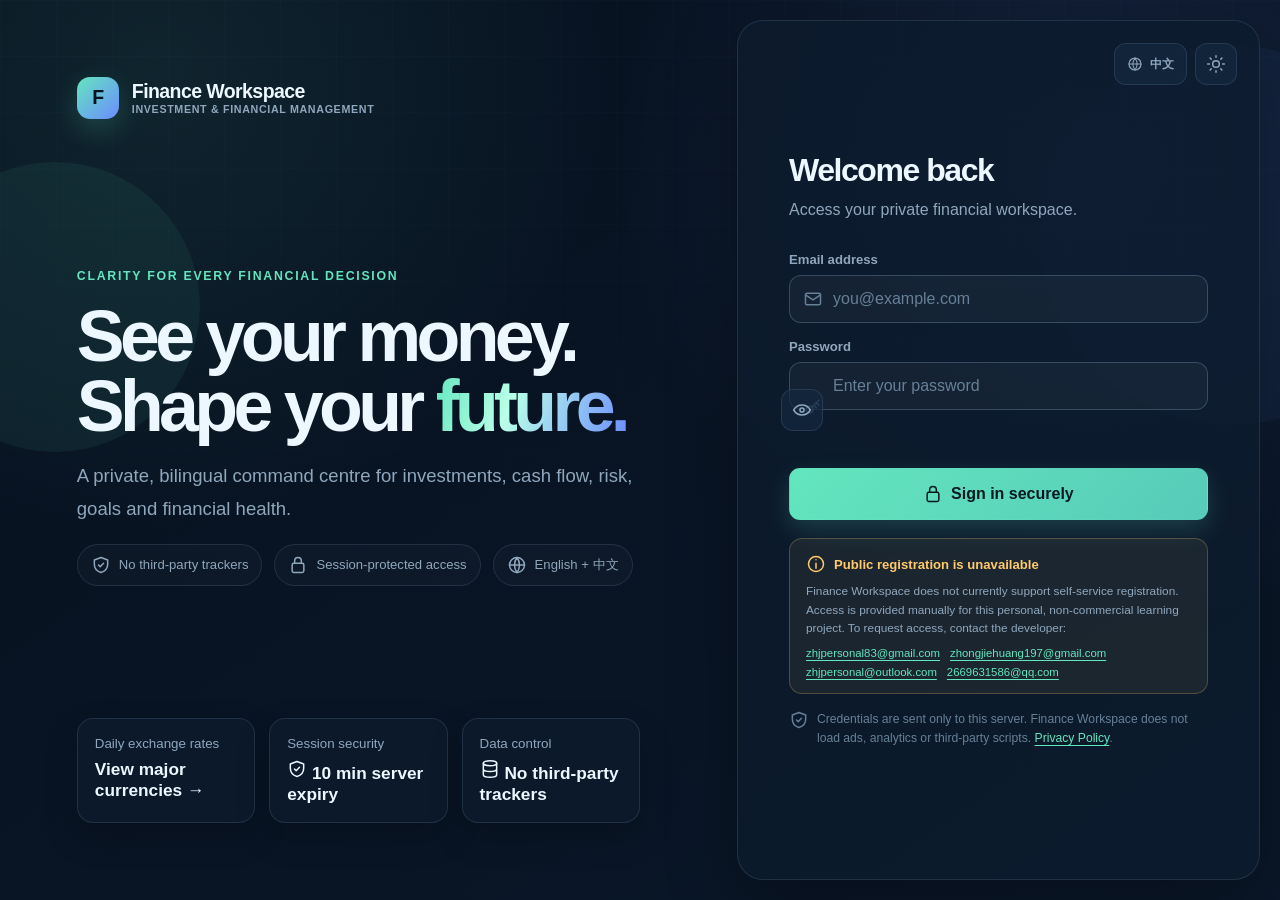
<file: src/main/JavaWeb/WebAPP/View/Login/login.html>
<!doctype html><html lang="en"><head><meta charset="utf-8"><meta name="viewport" content="width=device-width,initial-scale=1"><meta http-equiv="refresh" content="0;url=../../"><title>Finance Workspace</title><link rel="canonical" href="../../"></head><body><p><a href="../../">Open Finance Workspace</a></p></body></html>
</file>
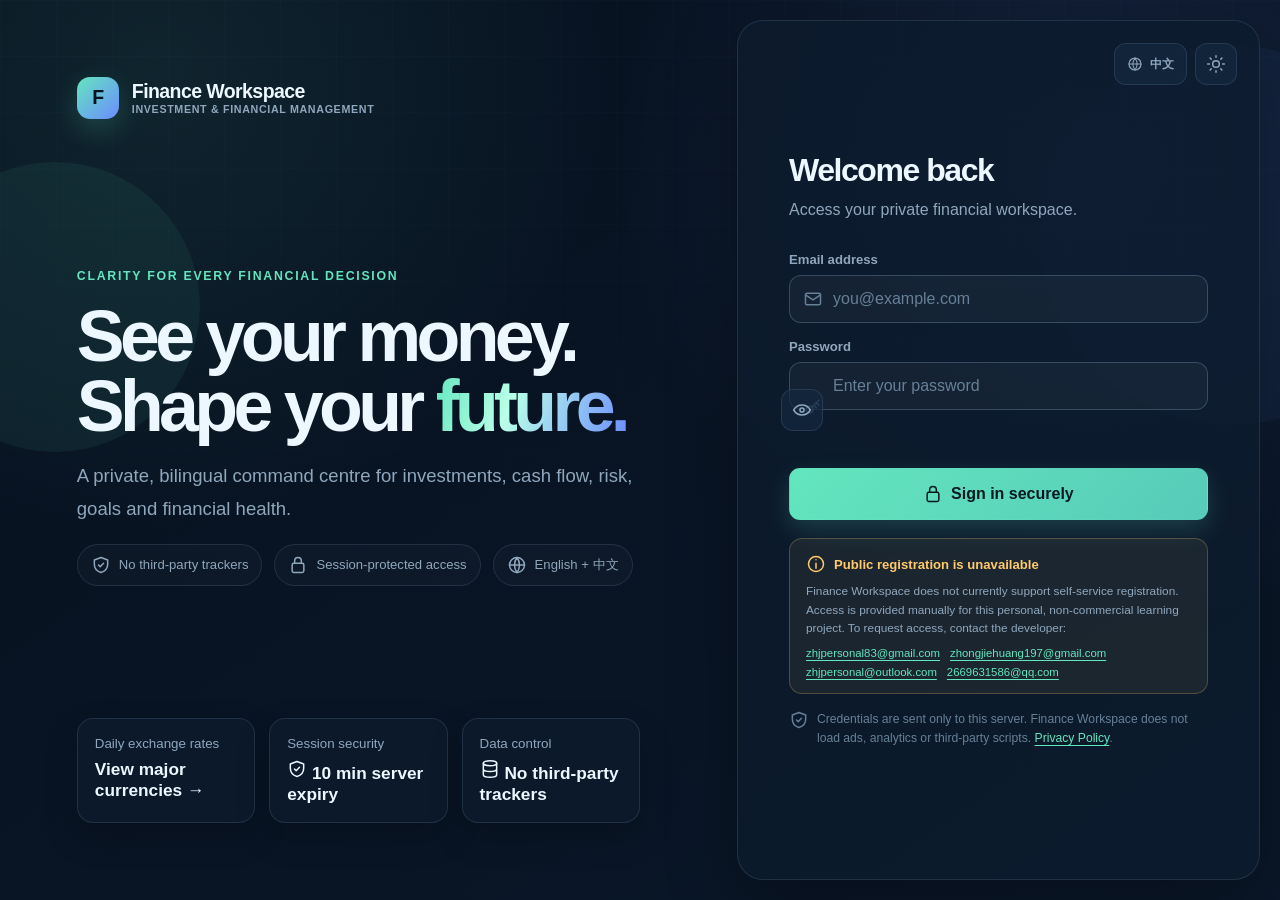
<file: src/main/JavaWeb/WebAPP/View/Login-sub/Register/register.html>
<!doctype html><html lang="en"><head><meta charset="utf-8"><meta name="viewport" content="width=device-width,initial-scale=1"><meta http-equiv="refresh" content="0;url=../../../?message=Public%20registration%20is%20not%20supported.%20Please%20contact%20the%20developer."><title>Registration unavailable — Finance Workspace</title><link rel="canonical" href="../../../"></head><body><main><h1>Public registration is unavailable</h1><p>Finance Workspace does not currently support self-service registration. Please contact the developer using one of the email addresses shown on the sign-in page.</p><p><a href="../../../">Return to Finance Workspace sign in</a></p><p><a href="../../../privacy-policy.html">Privacy Policy</a></p></main></body></html>
</file>
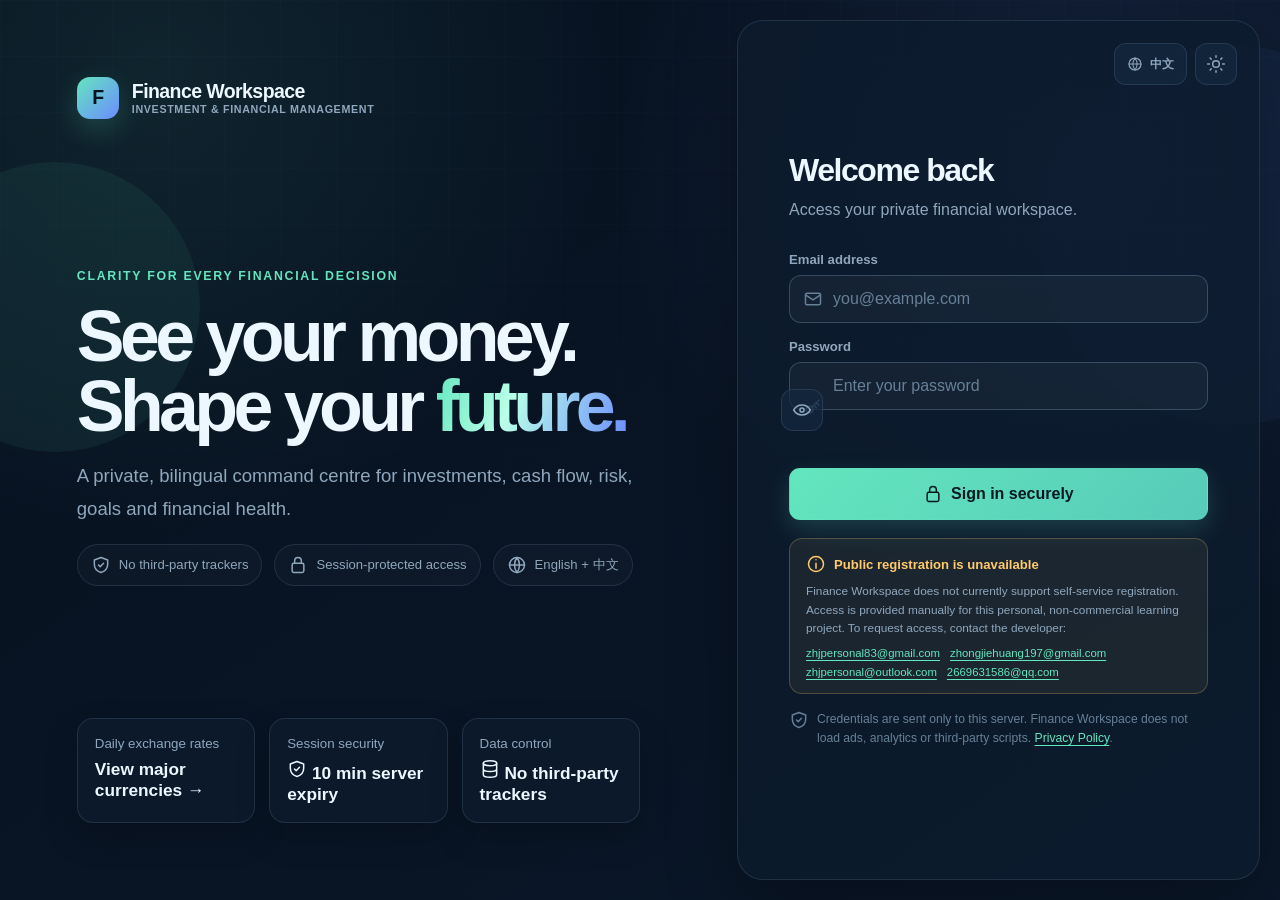
<file: src/main/JavaWeb/WebAPP/View/Login-sub/Services/services.html>
<!doctype html><html lang="en"><head><meta charset="utf-8"><meta name="viewport" content="width=device-width,initial-scale=1"><meta http-equiv="refresh" content="0;url=../../../#/overview"><title>Finance Workspace</title><link rel="canonical" href="../../../#/overview"></head><body><p><a href="../../../#/overview">Open Finance Workspace</a></p></body></html>
</file>
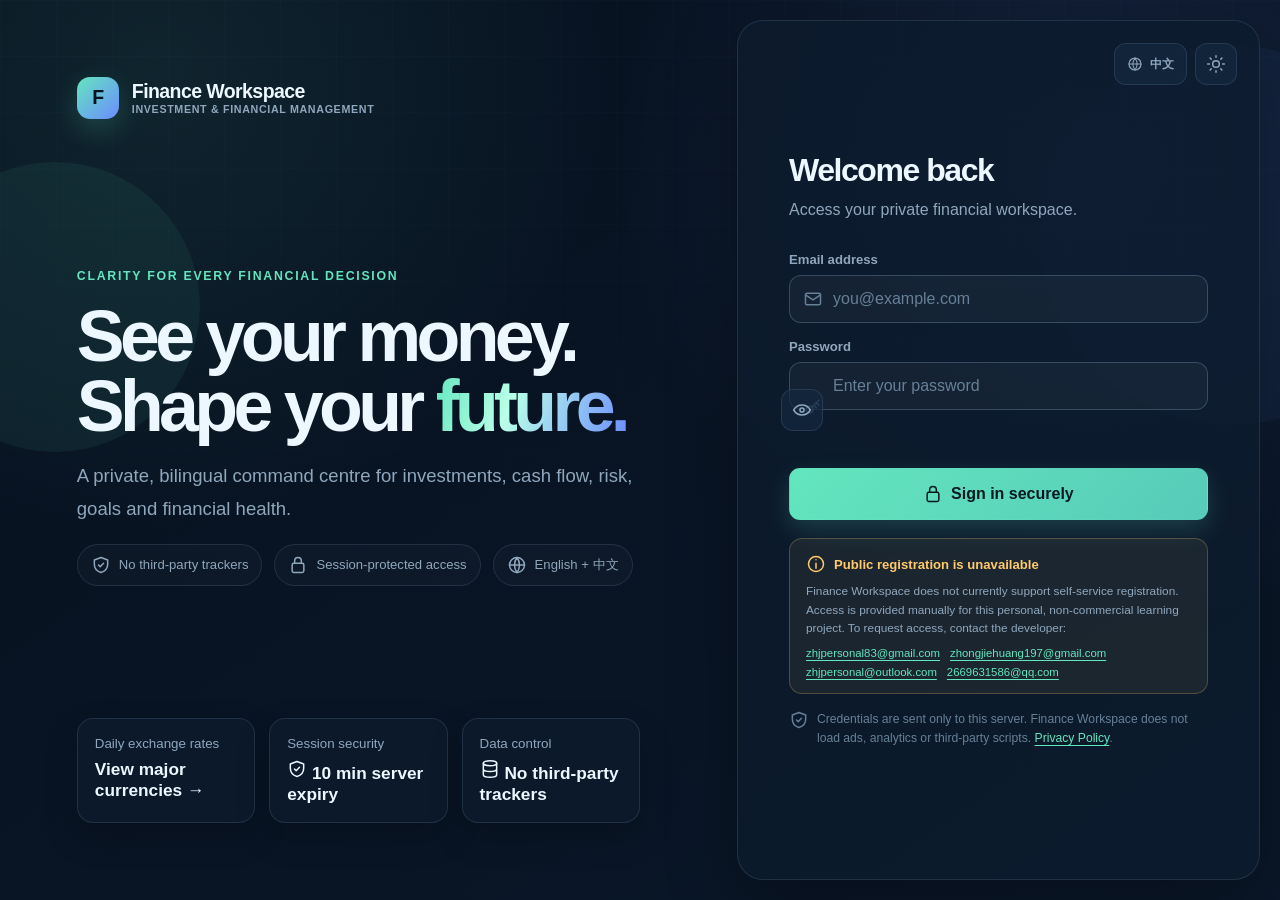
<file: src/main/JavaWeb/WebAPP/View/Login-sub/Services-sub/AllCurrentAssets/allCurrentAssets.html>
<!doctype html><html lang="en"><head><meta charset="utf-8"><meta name="viewport" content="width=device-width,initial-scale=1"><meta http-equiv="refresh" content="0;url=../../../../#/assets"><title>Finance Workspace</title><link rel="canonical" href="../../../../#/assets"></head><body><p><a href="../../../../#/assets">Open Finance Workspace</a></p></body></html>
</file>
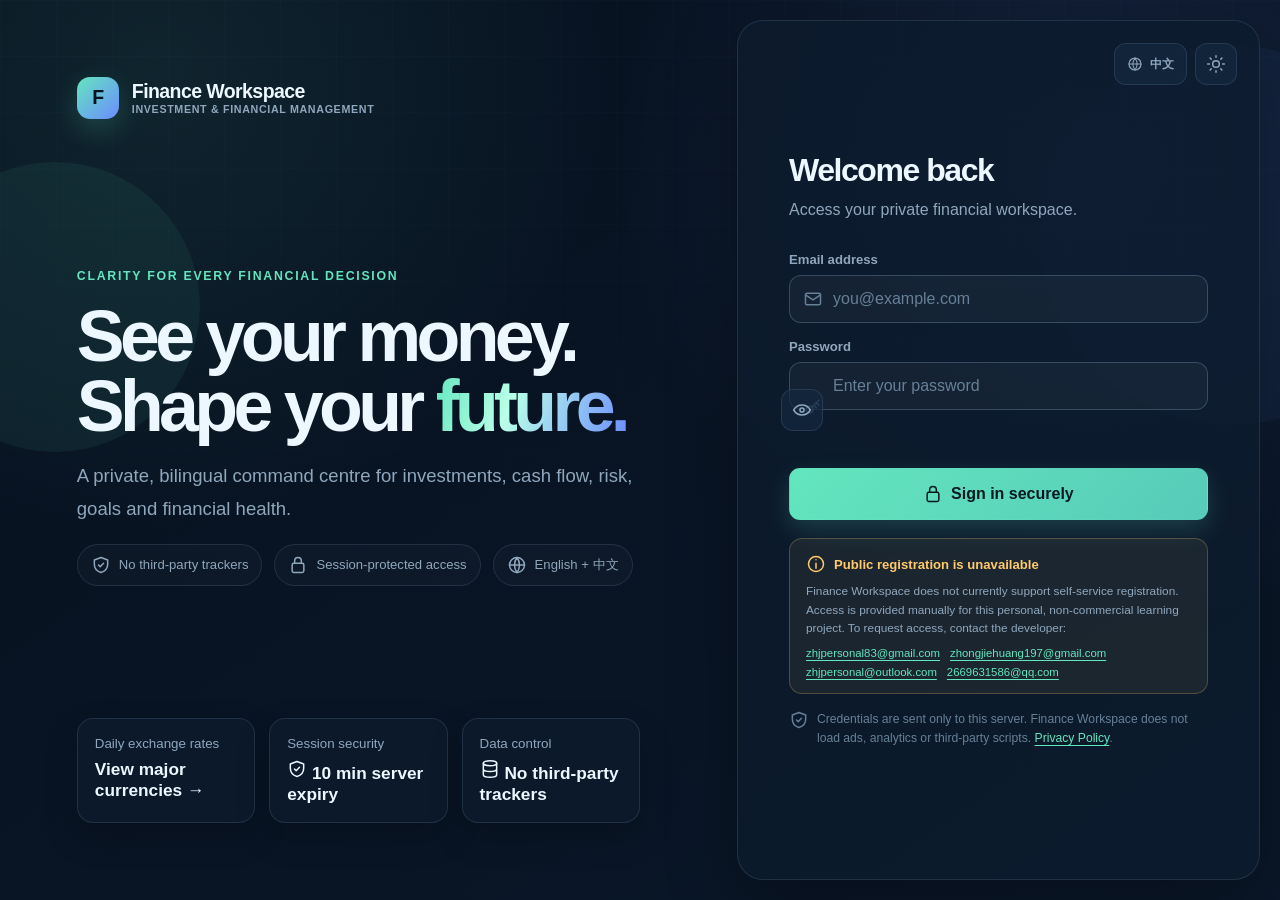
<file: src/main/JavaWeb/WebAPP/View/Login-sub/Services-sub/FinancialReport/financialReport.html>
<!doctype html><html lang="en"><head><meta charset="utf-8"><meta name="viewport" content="width=device-width,initial-scale=1"><meta http-equiv="refresh" content="0;url=../../../../#/reports"><title>Finance Workspace</title><link rel="canonical" href="../../../../#/reports"></head><body><p><a href="../../../../#/reports">Open Finance Workspace</a></p></body></html>
</file>
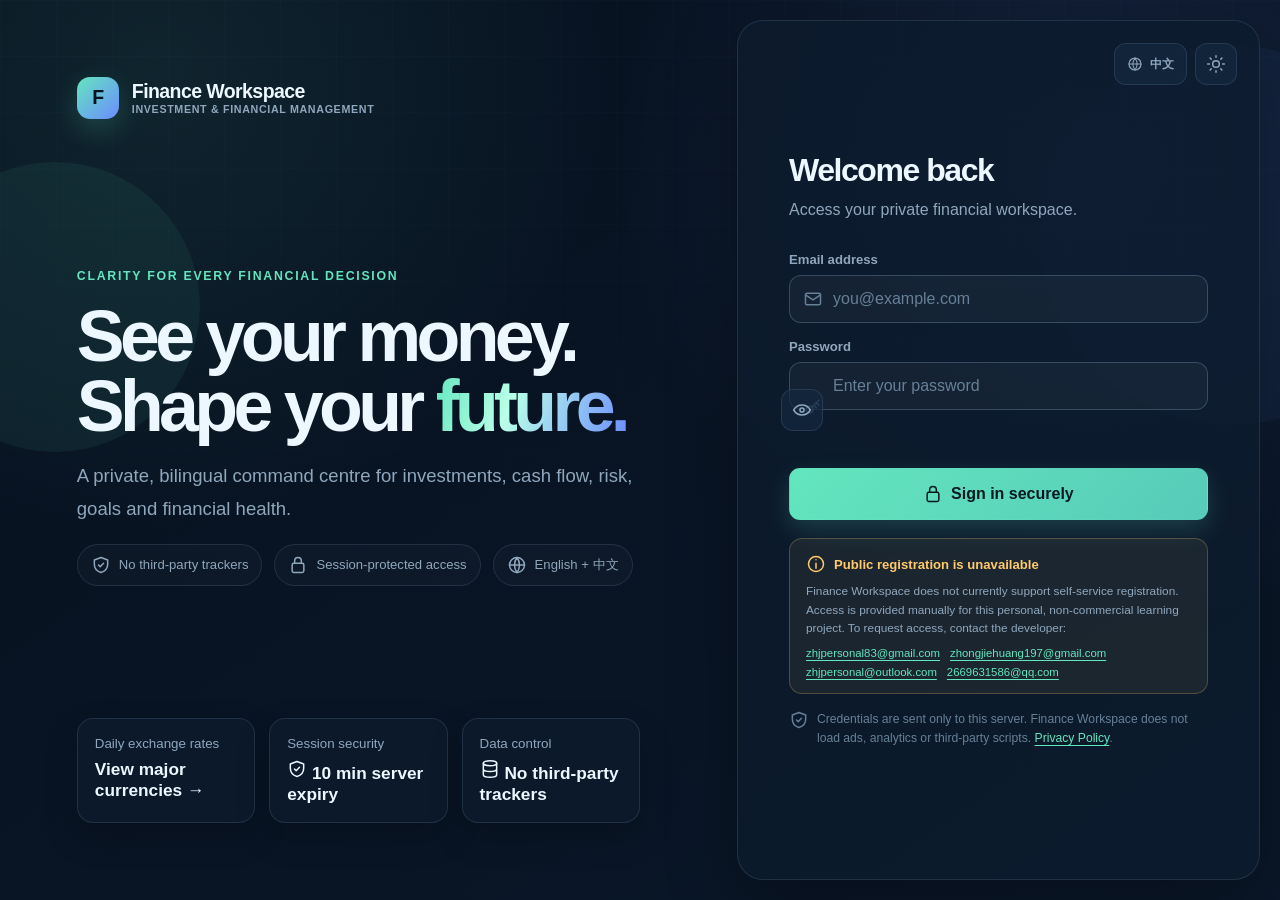
<file: src/main/JavaWeb/WebAPP/View/Login-sub/Services-sub/IncomeAndExpenditureData/incomeAndExpenditureData.html>
<!doctype html><html lang="en"><head><meta charset="utf-8"><meta name="viewport" content="width=device-width,initial-scale=1"><meta http-equiv="refresh" content="0;url=../../../../#/transactions"><title>Finance Workspace</title><link rel="canonical" href="../../../../#/transactions"></head><body><p><a href="../../../../#/transactions">Open Finance Workspace</a></p></body></html>
</file>
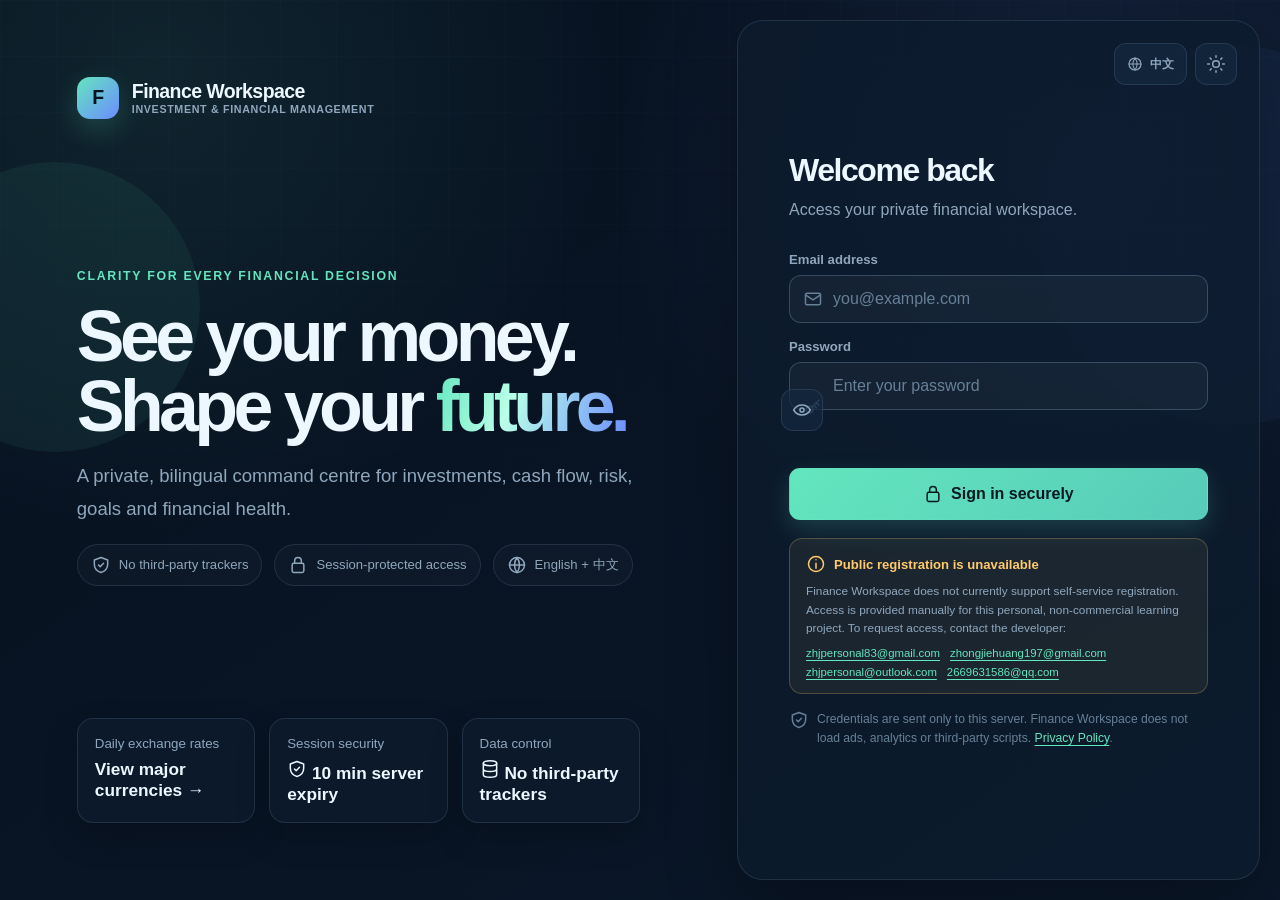
<file: src/main/JavaWeb/WebAPP/View/Login-sub/Services-sub/InflationRatesData/inflationRatesData.html>
<!doctype html><html lang="en"><head><meta charset="utf-8"><meta name="viewport" content="width=device-width,initial-scale=1"><meta http-equiv="refresh" content="0;url=../../../../#/inflation"><title>Finance Workspace</title><link rel="canonical" href="../../../../#/inflation"></head><body><p><a href="../../../../#/inflation">Open Finance Workspace</a></p></body></html>
</file>
<file: src/main/JavaWeb/WebAPP/assets/css/app.css>
:root {
  --bg: #07111f;
  --bg-2: #0a1728;
  --panel: rgba(13, 28, 46, .82);
  --panel-solid: #0f2034;
  --panel-2: rgba(20, 40, 63, .74);
  --line: rgba(155, 190, 224, .14);
  --line-strong: rgba(155, 190, 224, .26);
  --text: #edf7ff;
  --muted: #8fa7bd;
  --faint: #668097;
  --brand: #63e6be;
  --brand-2: #6c8cff;
  --accent: #ffd166;
  --good: #62d9a8;
  --bad: #ff7f8f;
  --warn: #ffca6b;
  --info: #71b7ff;
  --shadow: 0 24px 70px rgba(0, 0, 0, .28);
  --shadow-soft: 0 14px 34px rgba(0, 0, 0, .18);
  --radius-xl: 26px;
  --radius-lg: 19px;
  --radius-md: 14px;
  --radius-sm: 10px;
  --sidebar: 262px;
  --topbar: 82px;
  --ease: cubic-bezier(.22, 1, .36, 1);
}

html[data-theme="light"] {
  --bg: #eef4f8;
  --bg-2: #f8fbfd;
  --panel: rgba(255,255,255,.84);
  --panel-solid: #ffffff;
  --panel-2: rgba(246,250,252,.9);
  --line: rgba(38, 69, 94, .12);
  --line-strong: rgba(38, 69, 94, .22);
  --text: #10243a;
  --muted: #5d7286;
  --faint: #7d91a3;
  --shadow: 0 24px 70px rgba(37, 65, 87, .13);
  --shadow-soft: 0 14px 34px rgba(37, 65, 87, .09);
}

* { box-sizing: border-box; }
html { min-height: 100%; scroll-behavior: smooth; }
body {
  min-height: 100vh;
  margin: 0;
  color: var(--text);
  background:
          radial-gradient(circle at 12% 8%, rgba(99,230,190,.09), transparent 33%),
          radial-gradient(circle at 85% 18%, rgba(108,140,255,.12), transparent 36%),
          linear-gradient(145deg, var(--bg), var(--bg-2));
  font-family: Inter, ui-sans-serif, -apple-system, BlinkMacSystemFont, "Segoe UI", Roboto, "Helvetica Neue", Arial, "Noto Sans", "PingFang SC", "Microsoft YaHei", sans-serif;
  -webkit-font-smoothing: antialiased;
  text-rendering: optimizeLegibility;
  overflow-x: hidden;
}

button, input, select, textarea { font: inherit; }
button, a { -webkit-tap-highlight-color: transparent; }
a { color: inherit; text-decoration: none; }
button { color: inherit; }
::selection { background: rgba(99,230,190,.25); }
:focus-visible { outline: 3px solid rgba(99,230,190,.45); outline-offset: 2px; }

.skip-link { position: fixed; top: 10px; left: 10px; z-index: 999; transform: translateY(-150%); padding: 10px 14px; background: var(--panel-solid); border-radius: 10px; }
.skip-link:focus { transform: translateY(0); }

/* Use absolute positioning to reduce repainting. */
#ambient { position: absolute; inset: 0; overflow: hidden; pointer-events: none; z-index: -1; }

/* Avoid animated blur and perpetual animations. */
.orb { position: absolute; border-radius: 999px; filter: none; opacity: .28; animation: none; }

.orb-one { width: 290px; height: 290px; background: rgba(99,230,190,.22); left: -90px; top: 18%; }
.orb-two { width: 380px; height: 380px; background: rgba(108,140,255,.18); right: -140px; top: 5%; animation-delay: -7s; }
.grid-glow { position: absolute; inset: 0; opacity: .14; background-image: linear-gradient(var(--line) 1px, transparent 1px), linear-gradient(90deg, var(--line) 1px, transparent 1px); background-size: 56px 56px; mask-image: linear-gradient(to bottom, black, transparent 82%); }
@keyframes drift { to { transform: translate3d(30px, 24px, 0) scale(1.08); } }

.icon { width: 20px; height: 20px; flex: 0 0 auto; stroke: currentColor; fill: none; stroke-width: 1.8; stroke-linecap: round; stroke-linejoin: round; }
.icon-lg { width: 25px; height: 25px; }

.auth-shell { min-height: 100vh; display: grid; grid-template-columns: minmax(0, 1.12fr) minmax(390px, .88fr); }
.auth-showcase { padding: clamp(34px, 6vw, 86px); display: flex; flex-direction: column; justify-content: space-between; position: relative; overflow: hidden; }
.auth-brand { display: flex; align-items: center; gap: 13px; font-weight: 800; letter-spacing: -.03em; font-size: 1.22rem; }
.brand-mark { width: 42px; height: 42px; border-radius: 13px; display: grid; place-items: center; color: #061420; background: linear-gradient(135deg, var(--brand), var(--brand-2)); box-shadow: 0 10px 28px rgba(99,230,190,.2); font-weight: 900; }
.auth-copy { max-width: 700px; margin: 10vh 0 8vh; }
.eyebrow { color: var(--brand); font-size: .77rem; font-weight: 800; letter-spacing: .14em; text-transform: uppercase; }
.auth-copy h1 { margin: 18px 0; font-size: clamp(2.5rem, 5.6vw, 5.7rem); line-height: .98; letter-spacing: -.065em; max-width: 850px; }
.auth-copy h1 span { background: linear-gradient(110deg, var(--brand), #b8ffe8 40%, var(--brand-2)); -webkit-background-clip: text; background-clip: text; color: transparent; }
.auth-copy p { color: var(--muted); font-size: clamp(1rem, 1.45vw, 1.22rem); line-height: 1.75; max-width: 610px; }
.trust-row { display: flex; flex-wrap: wrap; gap: 12px; }

/* Avoid backdrop blur on compact panels. */
.trust-pill { display: flex; align-items: center; gap: 8px; padding: 10px 13px; border: 1px solid var(--line); background: rgba(255,255,255,.025); border-radius: 999px; color: var(--muted); font-size: .82rem; backdrop-filter: none; }

.market-strip { display: grid; grid-template-columns: repeat(3, minmax(0,1fr)); gap: 14px; max-width: 720px; }

/* Keep market cards free of backdrop blur. */
.market-chip { padding: 17px; border: 1px solid var(--line); background: var(--panel); border-radius: 16px; box-shadow: var(--shadow-soft); backdrop-filter: none; }

.market-chip small { color: var(--muted); display: block; margin-bottom: 8px; }
.market-chip strong { font-size: 1.08rem; }
.market-chip .live-dot { width: 7px; height: 7px; display: inline-block; border-radius: 50%; background: var(--good); margin-right: 7px; box-shadow: 0 0 0 5px rgba(98,217,168,.08); }

/* Avoid a large blurred layer covering half the screen. */
.auth-panel { margin: 20px; border: 1px solid var(--line); background: var(--panel); backdrop-filter: none; border-radius: var(--radius-xl); box-shadow: var(--shadow); padding: clamp(28px, 4vw, 58px); display: flex; flex-direction: column; justify-content: center; position: relative; }

.auth-tools { position: absolute; top: 22px; right: 22px; display: flex; gap: 8px; }
.auth-form-wrap { width: min(100%, 460px); margin: auto; }
.auth-form-wrap h2 { font-size: 2rem; letter-spacing: -.045em; margin: 0 0 8px; }
.auth-form-wrap > p { color: var(--muted); line-height: 1.6; margin: 0 0 30px; }
.auth-tabs { display: grid; grid-template-columns: 1fr 1fr; gap: 6px; padding: 5px; border: 1px solid var(--line); background: rgba(0,0,0,.08); border-radius: 14px; margin-bottom: 26px; }
.auth-tab { border: 0; background: transparent; padding: 11px; color: var(--muted); border-radius: 10px; cursor: pointer; font-weight: 700; }
.auth-tab.active { color: var(--text); background: var(--panel-solid); box-shadow: var(--shadow-soft); }
.form-grid { display: grid; grid-template-columns: repeat(2,minmax(0,1fr)); gap: 16px; }
.form-group { min-width: 0; }
.form-group.full { grid-column: 1/-1; }
.form-label { display: flex; justify-content: space-between; gap: 12px; align-items: center; margin-bottom: 8px; color: var(--muted); font-size: .82rem; font-weight: 700; }
.field { position: relative; }
.input, .select, .textarea { width: 100%; color: var(--text); background: rgba(255,255,255,.035); border: 1px solid var(--line-strong); border-radius: 12px; min-height: 48px; padding: 0 14px; outline: none; transition: .2s ease; }
.textarea { padding-top: 12px; min-height: 96px; resize: vertical; }
.input::placeholder, .textarea::placeholder { color: var(--faint); }
.input:hover, .select:hover, .textarea:hover { border-color: rgba(99,230,190,.32); }
.input:focus, .select:focus, .textarea:focus { border-color: var(--brand); box-shadow: 0 0 0 4px rgba(99,230,190,.09); }
.input.has-icon { padding-left: 43px; }
.field-icon { position: absolute; left: 14px; top: 50%; transform: translateY(-50%); color: var(--faint); }
.field-action { position: absolute; right: 8px; top: 50%; transform: translateY(-50%); }
.password-meter { height: 5px; border-radius: 99px; background: var(--line); overflow: hidden; margin-top: 8px; }
.password-meter span { display: block; height: 100%; width: 0; background: var(--bad); transition: .25s; }
.password-hint { margin-top: 7px; color: var(--faint); font-size: .75rem; }
.auth-note { color: var(--faint); font-size: .76rem; line-height: 1.55; margin-top: 16px; display: flex; gap: 8px; }

.btn { min-height: 42px; border: 1px solid transparent; border-radius: 11px; padding: 0 15px; display: inline-flex; align-items: center; justify-content: center; gap: 8px; font-weight: 750; cursor: pointer; transition: transform .18s var(--ease), border-color .18s, background .18s, opacity .18s; white-space: nowrap; }
.btn:hover { transform: translateY(-1px); }
.btn:active { transform: translateY(0) scale(.985); }
.btn:disabled { opacity: .5; cursor: not-allowed; transform: none; }
.btn-primary { background: linear-gradient(135deg, var(--brand), #57cbb9); color: #061923; box-shadow: 0 10px 24px rgba(99,230,190,.18); }
.btn-secondary { background: var(--panel-2); border-color: var(--line); color: var(--text); }
.btn-ghost { background: transparent; border-color: var(--line); color: var(--muted); }
.btn-danger { background: rgba(255,127,143,.11); border-color: rgba(255,127,143,.28); color: var(--bad); }
.btn-sm { min-height: 34px; padding: 0 11px; font-size: .79rem; border-radius: 9px; }
.btn-lg { min-height: 52px; width: 100%; }
.icon-btn { width: 42px; height: 42px; border-radius: 12px; padding: 0; background: var(--panel-2); border: 1px solid var(--line); display: inline-grid; place-items: center; cursor: pointer; color: var(--muted); position: relative; }
.icon-btn:hover { color: var(--text); border-color: var(--line-strong); }
.language-switch { width: auto; min-width: 66px; padding: 0 12px; grid-auto-flow: column; gap: 7px; font-size: .78rem; font-weight: 800; white-space: nowrap; }
.language-switch svg { width: 16px; height: 16px; }
.badge-count { position: absolute; top: -4px; right: -4px; min-width: 17px; height: 17px; padding: 0 4px; border-radius: 99px; display: grid; place-items: center; background: var(--bad); color: white; font-size: .62rem; font-weight: 800; border: 2px solid var(--bg); }

.app-shell { min-height: 100vh; }
/* Opaque surfaces avoid repeated backdrop sampling while scrolling long tables. */
.sidebar { position: fixed; inset: 0 auto 0 0; width: var(--sidebar); padding: 21px 16px; border-right: 1px solid var(--line); background: var(--bg); z-index: 50; display: flex; flex-direction: column; transition: transform .28s var(--ease); }
.sidebar-brand { display: flex; align-items: center; gap: 12px; padding: 3px 8px 24px; font-size: 1.1rem; font-weight: 850; letter-spacing: -.035em; }
.sidebar-brand small { display: block; color: var(--muted); font-size: .63rem; letter-spacing: .06em; text-transform: uppercase; margin-top: 2px; }
.nav-label { color: var(--faint); font-size: .67rem; text-transform: uppercase; letter-spacing: .14em; font-weight: 800; padding: 12px 12px 8px; }
.nav-list { display: grid; gap: 5px; }
.nav-link { min-height: 45px; padding: 0 12px; border-radius: 12px; display: flex; align-items: center; gap: 12px; color: var(--muted); background: transparent; font-size: .89rem; font-weight: 700; border: 1px solid transparent; cursor: pointer; transition: .18s ease; }
.nav-link:hover { color: var(--text); background: rgba(255,255,255,.035); }
.nav-link.active { color: var(--text); background: linear-gradient(90deg, rgba(99,230,190,.13), rgba(108,140,255,.07)); border-color: rgba(99,230,190,.18); }
.nav-link.active .icon { color: var(--brand); }
.sidebar-spacer { flex: 1; }
.security-card { padding: 15px; border: 1px solid rgba(99,230,190,.16); border-radius: 15px; background: linear-gradient(145deg, rgba(99,230,190,.07), rgba(108,140,255,.04)); }
.security-card strong { font-size: .82rem; display: flex; align-items: center; gap: 7px; }
.security-card p { font-size: .7rem; line-height: 1.55; color: var(--muted); margin: 8px 0 0; }

.main-wrap { margin-left: var(--sidebar); min-height: 100vh; }
.topbar { height: var(--topbar); position: sticky; top: 0; z-index: 40; display: flex; align-items: center; justify-content: space-between; gap: 18px; padding: 0 clamp(18px, 3.2vw, 46px); border-bottom: 1px solid var(--line); background: var(--bg); }
.topbar-left { display: flex; align-items: center; gap: 14px; min-width: 0; }
.mobile-menu { display: none; }
.page-heading { min-width: 0; }
.page-heading h1 { margin: 0; font-size: clamp(1.15rem, 2vw, 1.55rem); letter-spacing: -.035em; white-space: nowrap; overflow: hidden; text-overflow: ellipsis; }
.page-heading p { margin: 4px 0 0; color: var(--muted); font-size: .76rem; }
.topbar-actions { display: flex; align-items: center; gap: 9px; }
.privacy-active { color: var(--brand); border-color: rgba(99,230,190,.32); }
.user-chip { height: 44px; display: flex; align-items: center; gap: 10px; padding: 4px 8px 4px 5px; border: 1px solid var(--line); border-radius: 13px; background: var(--panel-2); cursor: pointer; max-width: 220px; }
.user-avatar { width: 34px; height: 34px; border-radius: 10px; display: grid; place-items: center; background: linear-gradient(135deg, rgba(99,230,190,.25), rgba(108,140,255,.24)); color: var(--brand); font-size: .78rem; font-weight: 850; }
.user-meta { min-width: 0; text-align: left; }
.user-meta strong { display: block; font-size: .78rem; overflow: hidden; text-overflow: ellipsis; white-space: nowrap; }
.user-meta span { display: block; color: var(--muted); font-size: .65rem; overflow: hidden; text-overflow: ellipsis; white-space: nowrap; }

.content { padding: clamp(20px, 3.2vw, 46px); max-width: 1800px; margin: 0 auto; }
.page-enter { animation: pageIn .42s var(--ease); }
@keyframes pageIn { from { opacity: 0; transform: translateY(9px); } }
.page-actions { display: flex; align-items: center; justify-content: space-between; gap: 14px; margin-bottom: 22px; flex-wrap: wrap; }
.page-actions-left, .page-actions-right { display: flex; align-items: center; gap: 10px; flex-wrap: wrap; }

.hero-card { border: 1px solid var(--line); border-radius: var(--radius-xl); background: linear-gradient(135deg, rgba(99,230,190,.10), rgba(108,140,255,.08) 52%, var(--panel)); padding: clamp(22px, 3vw, 34px); box-shadow: var(--shadow-soft); overflow: hidden; position: relative; }
.hero-card:after { content: ""; position: absolute; width: 230px; height: 230px; border-radius: 50%; background: radial-gradient(circle, rgba(99,230,190,.16), transparent 66%); right: -65px; top: -80px; }
.hero-card h2 { margin: 0 0 9px; font-size: clamp(1.4rem, 2.5vw, 2.2rem); letter-spacing: -.045em; }
.hero-card p { color: var(--muted); max-width: 700px; line-height: 1.65; margin: 0; }
.hero-meta { display: flex; gap: 18px; margin-top: 23px; flex-wrap: wrap; }
.hero-stat { min-width: 130px; }
.hero-stat small { color: var(--muted); display: block; margin-bottom: 5px; }
.hero-stat strong { font-size: 1.2rem; }

.kpi-grid { display: grid; grid-template-columns: repeat(4, minmax(0,1fr)); gap: 16px; margin: 18px 0; }
.kpi-card { position: relative; min-height: 145px; padding: 20px; border: 1px solid var(--line); border-radius: var(--radius-lg); background: var(--panel-solid); box-shadow: var(--shadow-soft); overflow: hidden; transition: transform .2s var(--ease), border-color .2s; }
.kpi-card:hover { transform: translateY(-2px); border-color: var(--line-strong); }
.kpi-top { display: flex; justify-content: space-between; gap: 12px; align-items: flex-start; }
.kpi-label { color: var(--muted); font-size: .78rem; font-weight: 700; }
.kpi-icon { width: 38px; height: 38px; border-radius: 11px; display: grid; place-items: center; background: rgba(99,230,190,.09); color: var(--brand); }
.kpi-value { margin: 15px 0 8px; font-size: clamp(1.45rem, 2.2vw, 2rem); font-weight: 840; letter-spacing: -.05em; }
.kpi-foot { display: flex; align-items: center; gap: 8px; color: var(--muted); font-size: .72rem; }
.delta { padding: 4px 7px; border-radius: 999px; font-size: .67rem; font-weight: 800; }
.delta.up { color: var(--good); background: rgba(98,217,168,.10); }
.delta.down { color: var(--bad); background: rgba(255,127,143,.10); }

.dashboard-grid { display: grid; grid-template-columns: minmax(0, 1.5fr) minmax(300px, .8fr); gap: 18px; }
.stack { display: grid; gap: 18px; align-content: start; }
.card { border: 1px solid var(--line); border-radius: var(--radius-lg); background: var(--panel-solid); box-shadow: var(--shadow-soft); min-width: 0; }
.card-pad { padding: 21px; }
.card-head { display: flex; align-items: flex-start; justify-content: space-between; gap: 12px; margin-bottom: 18px; }
.card-title { margin: 0; font-size: 1rem; letter-spacing: -.025em; }
.card-subtitle { color: var(--muted); font-size: .72rem; margin-top: 5px; }
.card-tools { display: flex; gap: 7px; }
.chart-wrap { height: 250px; position: relative; }
.chart-svg { width: 100%; height: 100%; overflow: visible; }
.chart-grid line { stroke: var(--line); stroke-width: 1; }
.chart-line { fill: none; stroke: var(--brand); stroke-width: 3; stroke-linecap: round; stroke-linejoin: round; filter: drop-shadow(0 5px 10px rgba(99,230,190,.2)); }
.chart-area { fill: url(#areaGradient); opacity: .32; }
.chart-label { fill: var(--muted); font-size: 10px; }
.chart-dot { fill: var(--panel-solid); stroke: var(--brand); stroke-width: 3; }

.allocation-layout { display: grid; grid-template-columns: 180px minmax(0,1fr); gap: 22px; align-items: center; }
.donut { width: 170px; aspect-ratio: 1; border-radius: 50%; position: relative; display: grid; place-items: center; background: conic-gradient(var(--brand) 0 40%, var(--brand-2) 40% 73%, var(--accent) 73% 100%); box-shadow: inset 0 0 30px rgba(0,0,0,.12); }
.donut:after { content: ""; width: 105px; aspect-ratio: 1; border-radius: 50%; background: var(--panel-solid); box-shadow: 0 0 0 1px var(--line); }
.donut-center { position: absolute; z-index: 1; text-align: center; }
.donut-center strong { display: block; font-size: 1.35rem; }
.donut-center small { color: var(--muted); }
.legend { display: grid; gap: 12px; }
.legend-row { display: grid; grid-template-columns: auto 1fr auto; gap: 9px; align-items: center; font-size: .78rem; }
.legend-dot { width: 9px; height: 9px; border-radius: 50%; }
.legend-row span:nth-child(2) { color: var(--muted); }

.progress-list { display: grid; gap: 15px; }
.progress-item-head { display: flex; align-items: center; justify-content: space-between; gap: 12px; font-size: .76rem; margin-bottom: 8px; }
.progress-item-head span { color: var(--muted); }
.progress-bar { height: 8px; background: var(--line); border-radius: 999px; overflow: hidden; }
.progress-bar > span { display: block; height: 100%; width: var(--value,0%); background: linear-gradient(90deg, var(--brand), var(--brand-2)); border-radius: inherit; transition: width .8s var(--ease); }

.insight-list { display: grid; gap: 10px; }
.insight { padding: 13px; border: 1px solid var(--line); border-radius: 13px; background: rgba(255,255,255,.025); display: flex; gap: 11px; align-items: flex-start; }
.insight-icon { width: 31px; height: 31px; border-radius: 9px; display: grid; place-items: center; flex: 0 0 auto; background: rgba(113,183,255,.1); color: var(--info); }
.insight strong { font-size: .77rem; display: block; margin: 1px 0 5px; }
.insight p { margin: 0; color: var(--muted); font-size: .7rem; line-height: 1.5; }
.insight.warn .insight-icon { background: rgba(255,202,107,.1); color: var(--warn); }
.insight.good .insight-icon { background: rgba(98,217,168,.1); color: var(--good); }

.segmented { display: inline-flex; padding: 4px; border: 1px solid var(--line); border-radius: 12px; background: var(--panel-2); }
.segmented button { border: 0; background: transparent; color: var(--muted); min-height: 34px; padding: 0 12px; border-radius: 8px; cursor: pointer; font-weight: 700; font-size: .76rem; }
.segmented button.active { color: var(--text); background: var(--panel-solid); box-shadow: var(--shadow-soft); }
.search-box { min-width: min(310px, 100%); position: relative; }
.search-box .input { padding-left: 40px; min-height: 42px; }
.search-box .icon { position: absolute; top: 50%; left: 13px; transform: translateY(-50%); color: var(--faint); }

.table-card { overflow: hidden; }
.table-scroll { overflow: auto; max-width: 100%; }
.table-sort { display: inline-flex; align-items: center; justify-content: space-between; gap: 10px; width: 100%; border: 0; padding: 0; color: inherit; background: none; font: inherit; text-transform: inherit; letter-spacing: inherit; cursor: pointer; }
.table-sort:hover, th[aria-sort="ascending"], th[aria-sort="descending"] { color: var(--brand); }
.table-sort span { font-size: .95rem; }
.ledger-tabs { margin-bottom: 16px; }
table { width: 100%; border-collapse: collapse; font-size: .78rem; }
th { position: sticky; top: 0; z-index: 2; color: var(--muted); background: var(--panel-solid); text-align: left; padding: 13px 15px; white-space: nowrap; font-size: .69rem; text-transform: uppercase; letter-spacing: .05em; border-bottom: 1px solid var(--line); }
td { padding: 14px 15px; border-bottom: 1px solid var(--line); white-space: nowrap; vertical-align: middle; }
tbody tr { transition: background .15s; }
tbody tr:hover { background: rgba(255,255,255,.025); }
tbody tr:last-child td { border-bottom: 0; }
.cell-title { font-weight: 750; color: var(--text); }
.cell-sub { display: block; color: var(--muted); font-size: .67rem; margin-top: 4px; }
.amount-positive { color: var(--good); font-weight: 800; }
.amount-negative { color: var(--bad); font-weight: 800; }
.row-actions { display: flex; gap: 6px; }
.chip { display: inline-flex; align-items: center; gap: 6px; min-height: 25px; padding: 0 8px; border-radius: 999px; border: 1px solid var(--line); background: rgba(255,255,255,.025); color: var(--muted); font-size: .66rem; font-weight: 750; }
.chip.good { color: var(--good); border-color: rgba(98,217,168,.2); background: rgba(98,217,168,.06); }
.chip.warn { color: var(--warn); border-color: rgba(255,202,107,.2); background: rgba(255,202,107,.06); }
.chip.bad { color: var(--bad); border-color: rgba(255,127,143,.2); background: rgba(255,127,143,.06); }
.empty-state { min-height: 260px; padding: 38px; display: grid; place-items: center; text-align: center; }
.empty-icon { width: 58px; height: 58px; border-radius: 18px; display: grid; place-items: center; margin: 0 auto 15px; color: var(--brand); background: rgba(99,230,190,.08); border: 1px solid rgba(99,230,190,.14); }
.empty-state h3 { margin: 0 0 8px; }
.empty-state p { color: var(--muted); margin: 0 0 17px; max-width: 460px; line-height: 1.6; }

.filter-bar { display: flex; align-items: center; gap: 10px; flex-wrap: wrap; }
.filter-select { min-height: 42px; width: auto; min-width: 150px; }
.summary-strip { display: grid; grid-template-columns: repeat(3,minmax(0,1fr)); gap: 13px; margin-bottom: 18px; }
.summary-item { padding: 16px; border: 1px solid var(--line); border-radius: 15px; background: var(--panel); }
.summary-item small { color: var(--muted); display: block; margin-bottom: 8px; }
.summary-item strong { font-size: 1.15rem; }
.pagination { display: flex; justify-content: space-between; align-items: center; gap: 16px; flex-wrap: wrap; padding: 16px; border-top: 1px solid var(--line); color: var(--muted); font-size: .73rem; }
.pagination .row-actions { align-items: center; }
.page-number { min-width: 65px; text-align: center; white-space: nowrap; }
.data-note { color: var(--muted); font-size: .74rem; line-height: 1.6; margin: 0 0 16px; }
.platform-filter { min-width: 160px; max-width: 240px; }
.platform-filter .input { min-height: 42px; }
.chart-legend { display: flex; gap: 18px; margin-bottom: 10px; color: var(--muted); font-size: .73rem; }
.chart-legend span { display: flex; align-items: center; gap: 7px; }
.chart-legend i { width: 8px; height: 8px; border-radius: 50%; }
.sr-only { position: absolute; width: 1px; height: 1px; padding: 0; margin: -1px; overflow: hidden; clip: rect(0,0,0,0); white-space: nowrap; border: 0; }

.report-grid { display: grid; grid-template-columns: repeat(2,minmax(0,1fr)); gap: 18px; }
.report-grid .wide { grid-column: 1/-1; }
.metric-list { display: grid; grid-template-columns: repeat(2,minmax(0,1fr)); gap: 10px; }
.metric-tile { padding: 15px; border: 1px solid var(--line); border-radius: 13px; background: rgba(255,255,255,.025); }
.metric-tile small { color: var(--muted); display: block; margin-bottom: 7px; line-height: 1.35; }
.metric-tile strong { font-size: 1.08rem; }
.risk-range { display: grid; gap: 14px; }
.risk-range-row { padding: 14px; border: 1px solid var(--line); border-radius: 13px; }
.risk-range-head { display: flex; justify-content: space-between; gap: 10px; margin-bottom: 10px; font-size: .75rem; }
.range-track { height: 10px; border-radius: 999px; background: var(--line); position: relative; }
.range-target { position: absolute; top: 0; bottom: 0; left: var(--min); width: calc(var(--max) - var(--min)); border-radius: inherit; background: rgba(108,140,255,.32); }
.range-actual { position: absolute; width: 13px; height: 13px; border-radius: 50%; background: var(--brand); top: 50%; left: var(--actual); transform: translate(-50%,-50%); box-shadow: 0 0 0 5px rgba(99,230,190,.12); }

.goal-grid { display: grid; grid-template-columns: repeat(3,minmax(0,1fr)); gap: 16px; }
.goal-card { padding: 20px; border: 1px solid var(--line); border-radius: var(--radius-lg); background: var(--panel); position: relative; overflow: hidden; }
.goal-card:after { content:""; position:absolute; width:90px; height:90px; border-radius:50%; background:rgba(99,230,190,.07); right:-28px; top:-28px; }
.goal-card-head { display: flex; justify-content: space-between; gap: 12px; align-items: flex-start; }
.goal-card h3 { margin: 0; font-size: .95rem; }
.goal-card p { color: var(--muted); font-size: .7rem; margin: 5px 0 19px; }
.goal-amount { font-size: 1.45rem; font-weight: 850; letter-spacing: -.04em; margin-bottom: 10px; }
.goal-meta { display: flex; justify-content: space-between; color: var(--muted); font-size: .68rem; margin-top: 9px; }
.local-only { display: inline-flex; align-items: center; gap: 6px; color: var(--brand); font-size: .68rem; }

.settings-grid { display: grid; grid-template-columns: minmax(240px,.65fr) minmax(0,1.35fr); gap: 18px; }
.settings-nav { padding: 8px; height: fit-content; }
.settings-nav button { width: 100%; text-align: left; min-height: 44px; border: 0; border-radius: 10px; padding: 0 12px; background: transparent; color: var(--muted); cursor: pointer; font-weight: 700; }
.settings-nav button.active { color: var(--text); background: var(--panel-2); }
.setting-section { padding: 22px; }
.setting-row { display: flex; justify-content: space-between; align-items: center; gap: 18px; padding: 16px 0; border-bottom: 1px solid var(--line); }
.setting-row:last-child { border-bottom: 0; }
.setting-copy strong { font-size: .84rem; display: block; margin-bottom: 5px; }
.setting-copy p { color: var(--muted); font-size: .71rem; margin: 0; line-height: 1.5; max-width: 580px; }
.switch { width: 46px; height: 26px; border-radius: 99px; background: var(--line-strong); border: 0; position: relative; cursor: pointer; transition: .2s; flex: 0 0 auto; }
.switch:after { content:""; position:absolute; width:20px; height:20px; border-radius:50%; background:white; top:3px; left:3px; transition:.22s var(--ease); box-shadow:0 2px 8px rgba(0,0,0,.22); }
.switch.on { background: var(--brand); }
.switch.on:after { left:23px; }
.privacy-panel { padding: 18px; border-radius: 15px; border: 1px solid rgba(99,230,190,.18); background: rgba(99,230,190,.05); margin-bottom: 17px; }
.privacy-panel strong { display: flex; align-items: center; gap: 8px; color: var(--brand); }
.privacy-panel p { color: var(--muted); font-size: .73rem; line-height: 1.65; margin: 10px 0 0; }

.modal-backdrop { position: fixed; inset: 0; z-index: 200; background: rgba(0,0,0,.54); backdrop-filter: blur(8px); display: grid; place-items: center; padding: 18px; animation: fadeIn .18s ease both; }
.modal { width: min(720px,100%); max-height: min(88vh,900px); overflow: auto; border: 1px solid var(--line-strong); border-radius: 22px; background: var(--panel-solid); box-shadow: var(--shadow); animation: modalIn .28s var(--ease) both; }
.modal-sm { width: min(470px,100%); }
.modal-head { padding: 20px 22px 14px; display: flex; align-items: flex-start; justify-content: space-between; gap: 16px; border-bottom: 1px solid var(--line); }
.modal-head h2 { margin: 0; font-size: 1.12rem; }
.modal-head p { margin: 6px 0 0; color: var(--muted); font-size: .72rem; }
.modal-body { padding: 22px; }
.modal-foot { padding: 14px 22px 20px; display: flex; justify-content: flex-end; gap: 10px; border-top: 1px solid var(--line); }
@keyframes fadeIn { from { opacity:0; } }
@keyframes modalIn { from { opacity:0; transform:translateY(14px) scale(.985); } }

.toast-region { position: fixed; right: 20px; bottom: 20px; z-index: 400; display: grid; gap: 10px; width: min(390px, calc(100vw - 40px)); }
.toast { padding: 14px 15px; border: 1px solid var(--line-strong); border-radius: 14px; background: var(--panel-solid); box-shadow: var(--shadow); display: flex; gap: 11px; align-items: flex-start; animation: toastIn .3s var(--ease) both; }
.toast.good { border-color: rgba(98,217,168,.28); }
.toast.bad { border-color: rgba(255,127,143,.28); }
.toast .icon { margin-top: 1px; }
.toast.good .icon { color: var(--good); }
.toast.bad .icon { color: var(--bad); }
.toast strong { font-size: .77rem; display: block; margin-bottom: 4px; }
.toast p { margin: 0; color: var(--muted); font-size: .7rem; line-height: 1.45; }
@keyframes toastIn { from { opacity:0; transform:translateX(18px); } }

.loading-shell { min-height: 50vh; display: grid; place-items: center; text-align: center; }
.loader { width: 42px; height: 42px; border-radius: 50%; border: 3px solid var(--line); border-top-color: var(--brand); animation: spin .8s linear infinite; margin: 0 auto 13px; }
@keyframes spin { to { transform:rotate(360deg); } }
.skeleton { color: transparent !important; border-radius: 7px; background: linear-gradient(90deg, var(--line), rgba(255,255,255,.08), var(--line)); background-size: 200% 100%; animation: shimmer 1.4s linear infinite; }
@keyframes shimmer { to { background-position: -200% 0; } }

.dropdown { position: fixed; z-index: 120; width: 270px; padding: 8px; border: 1px solid var(--line-strong); border-radius: 15px; background: var(--panel-solid); box-shadow: var(--shadow); animation: modalIn .2s var(--ease) both; }
.dropdown-head { padding: 10px 11px; border-bottom: 1px solid var(--line); margin-bottom: 5px; }
.dropdown-head strong { font-size: .82rem; }
.dropdown-head p { margin: 4px 0 0; color: var(--muted); font-size: .68rem; overflow: hidden; text-overflow: ellipsis; white-space: nowrap; }
.dropdown button, .dropdown a { width: 100%; min-height: 39px; border: 0; background: transparent; color: var(--muted); padding: 0 10px; border-radius: 9px; display: flex; align-items: center; gap: 10px; cursor: pointer; font-size: .76rem; font-weight: 700; }
.dropdown button:hover, .dropdown a:hover { background: var(--panel-2); color: var(--text); }
.dropdown .danger { color: var(--bad); }

.privacy-mask .money, .privacy-mask [data-sensitive="true"] { filter: blur(8px); user-select: none; }
.privacy-mask .money:hover, .privacy-mask [data-sensitive="true"]:hover { filter: blur(5px); }

.offline-banner { padding: 8px 14px; text-align: center; background: rgba(255,202,107,.12); color: var(--warn); font-size: .72rem; border-bottom: 1px solid rgba(255,202,107,.18); }
.noscript { margin: 10vh auto; max-width: 600px; padding: 30px; text-align: center; }

@media (max-width: 1180px) {
  .kpi-grid { grid-template-columns: repeat(2,minmax(0,1fr)); }
  .dashboard-grid { grid-template-columns: 1fr; }
  .goal-grid { grid-template-columns: repeat(2,minmax(0,1fr)); }
}

@media (max-width: 940px) {
  :root { --sidebar: 246px; }
  .auth-shell { grid-template-columns: 1fr; }
  .auth-showcase { min-height: 520px; }
  .auth-panel { min-height: 700px; }
  .sidebar { transform: translateX(-105%); box-shadow: var(--shadow); }
  .sidebar.open { transform: translateX(0); }
  .main-wrap { margin-left: 0; }
  .mobile-menu { display: inline-grid; }
  .report-grid, .settings-grid { grid-template-columns: 1fr; }
}

@media (max-width: 680px) {
  :root { --topbar: 70px; }
  .auth-showcase { padding: 28px 22px; min-height: 560px; }
  .auth-copy { margin: 55px 0; }
  .auth-panel { margin: 10px; padding: 26px 20px; min-height: 640px; }
  .market-strip { grid-template-columns: 1fr; }
  .market-chip:nth-child(n+2) { display: none; }
  .form-grid { grid-template-columns: 1fr; }
  .topbar { padding: 0 14px; }
  .page-heading p, .user-meta, .topbar-actions .desktop-only { display: none; }
  #notificationToggle { display: none; }
  .content { padding: 18px 14px 32px; }
  .kpi-grid, .summary-strip, .goal-grid, .metric-list { grid-template-columns: 1fr; }
  .allocation-layout { grid-template-columns: 1fr; justify-items: center; }
  .legend { width: 100%; }
  .page-actions-left, .page-actions-right { width: 100%; }
  .search-box { width: 100%; min-width: 0; }
  .platform-filter { width: 100%; max-width: none; }
  .filter-select { flex: 1; min-width: 130px; }
  .modal-backdrop { padding: 8px; align-items: end; }
  .modal { max-height: 92vh; border-radius: 22px 22px 0 0; }
  .modal-foot { position: sticky; bottom: 0; background: var(--panel-solid); }
  .toast-region { right: 12px; bottom: 12px; width: calc(100vw - 24px); }
  .report-grid .wide { grid-column: auto; }
}

@media (prefers-reduced-motion: reduce) {
  *, *:before, *:after { animation-duration: .01ms !important; animation-iteration-count: 1 !important; scroll-behavior: auto !important; transition-duration: .01ms !important; }
}

@media print {
  #ambient, .sidebar, .topbar, .page-actions, .btn, .icon-btn { display:none !important; }
  .main-wrap { margin:0; }
  body { background:white; color:#111; }
  .card, .kpi-card, .hero-card { box-shadow:none; border:1px solid #ddd; background:white; break-inside:avoid; }
  .content { padding:0; max-width:none; }
}

/* Restricted-access notice and privacy-policy links */
.auth-registration-notice { margin-top: 18px; padding: 15px 16px; border: 1px solid rgba(255,202,107,.24); border-radius: 13px; background: rgba(255,202,107,.065); }
.auth-registration-notice strong { display: flex; align-items: center; gap: 8px; color: var(--warn); font-size: .82rem; }
.auth-registration-notice p { margin: 8px 0 10px; color: var(--muted); font-size: .74rem; line-height: 1.55; }
.registration-contacts { display: flex; flex-wrap: wrap; gap: 7px 10px; }
.registration-contacts a, .auth-note a { color: var(--brand); text-decoration: underline; text-underline-offset: 3px; overflow-wrap: anywhere; }
.registration-contacts a { font-size: .71rem; }
</file>
